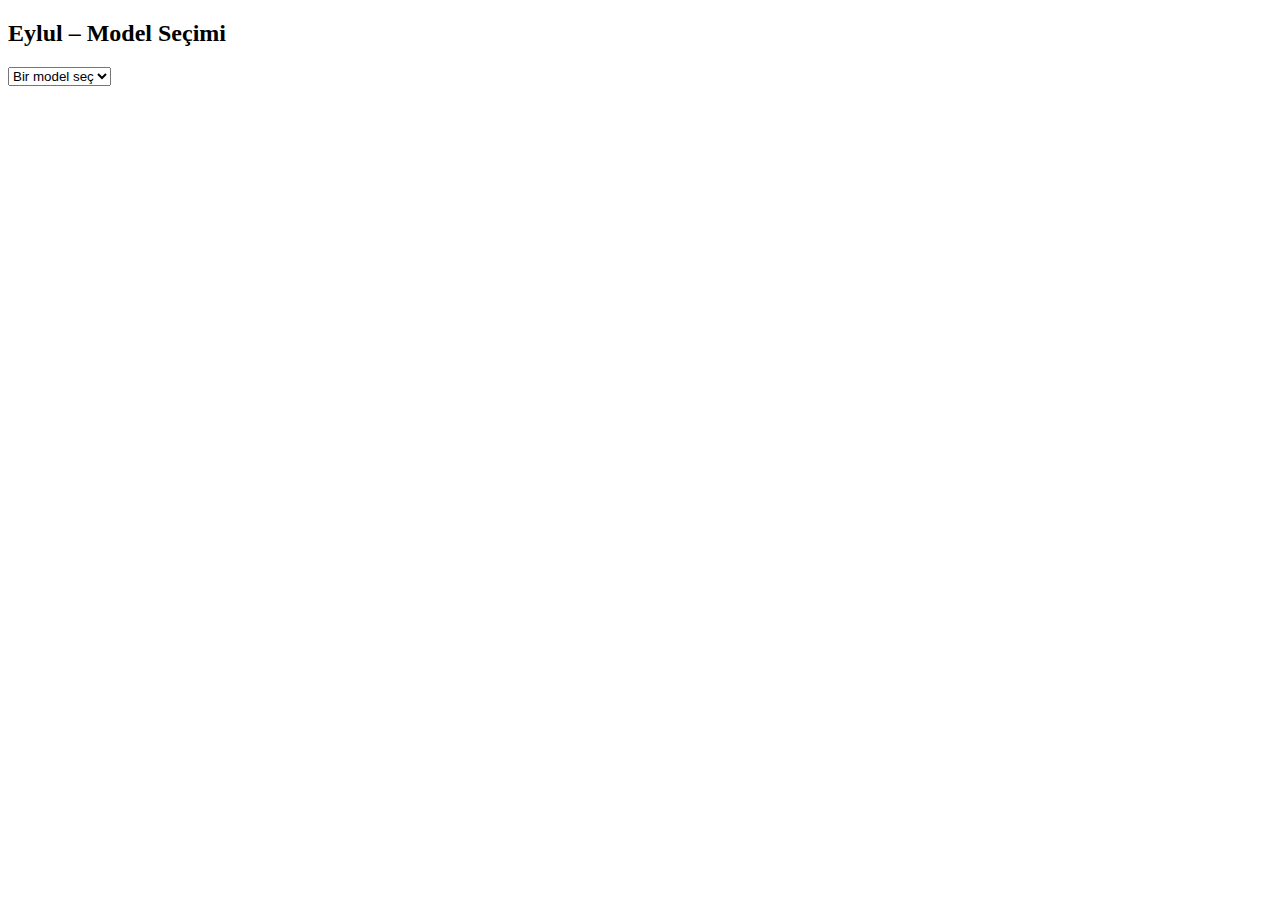
<file: eylul/index.html>
<!doctype html>
<html lang="tr">
<head>
  <meta charset="utf-8">
  <title>Eylul Bölümü</title>
</head>
<body>

<h2>Eylul – Model Seçimi</h2>

<select id="modelSelect">
  <option value="">Bir model seç</option>
  <option value="opens-1">OpenS 1</option>
  <option value="opens-2">OpenS 2</option>
  <option value="opens-3">OpenS 3</option>
</select>

<p id="result"></p>

<script>
  const select = document.getElementById("modelSelect");
  const result = document.getElementById("result");

  select.addEventListener("change", () => {
    result.textContent = "Seçilen model: " + select.value;
  });
</script>

</body>
</html>
</file>
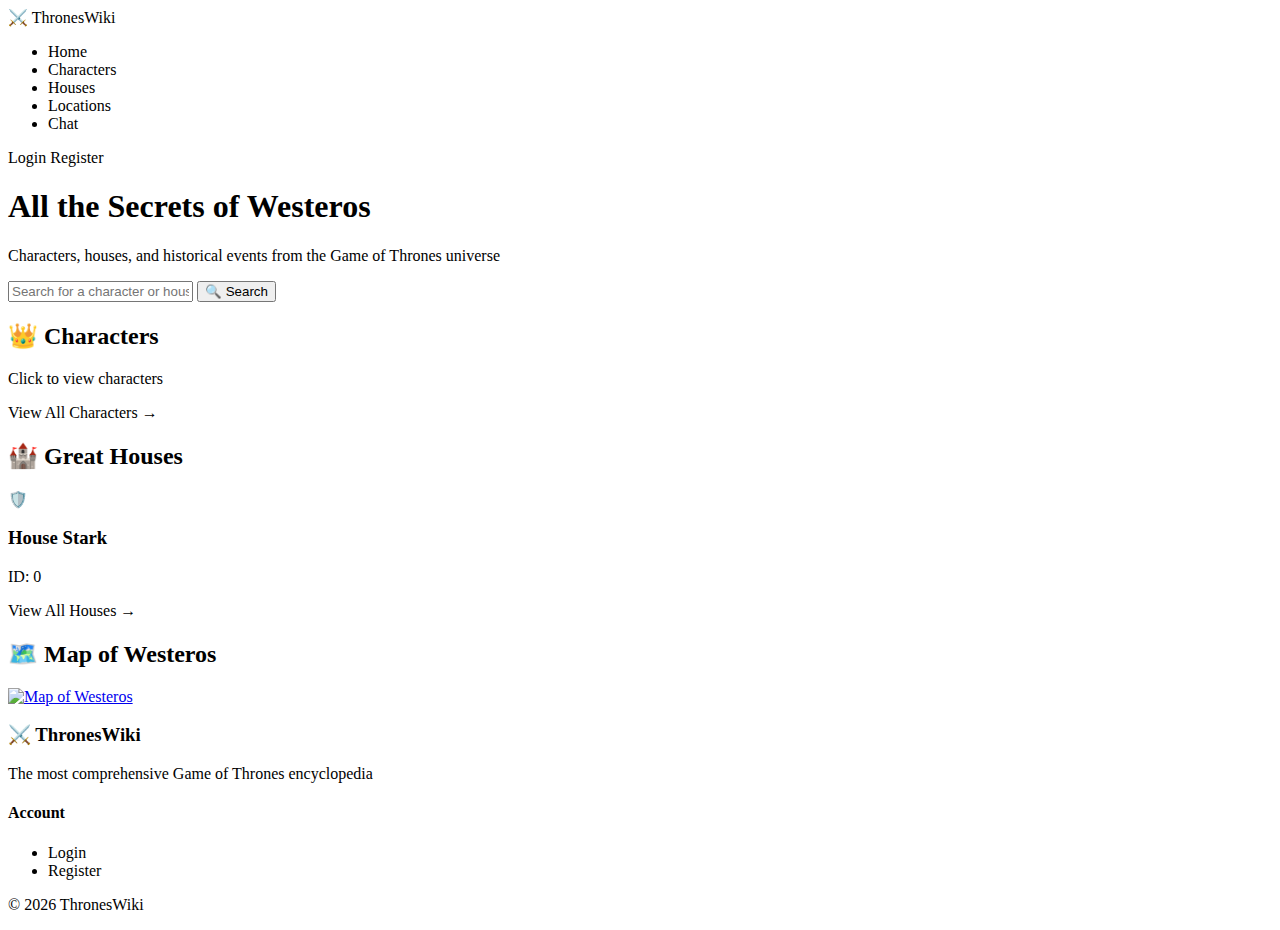
<file: gotwiki/target/classes/templates/index.html>
<!DOCTYPE html>
<html lang="en" xmlns:th="http://www.thymeleaf.org">
<head>
    <meta charset="UTF-8">
    <title>ThronesWiki - Game of Thrones Encyclopedia</title>

    <link rel="stylesheet" th:href="@{/style.css}">
    <link rel="stylesheet" th:href="@{/chatbot.css}">
    <link href="https://fonts.googleapis.com/css2?family=Cinzel:wght@400;600;700&family=Lato:wght@300;400;700&display=swap" rel="stylesheet">
</head>
<body>

<!-- NAVBAR -->
<nav class="navbar">
    <div class="nav-container">
        <a th:href="@{/}" class="logo">
            <span class="logo-icon">⚔️</span>
            <span class="logo-text">ThronesWiki</span>
        </a>

        <ul class="nav-links">
            <li><a th:href="@{/}" class="active">Home</a></li>
            <li><a th:href="@{/characters}">Characters</a></li>
            <li><a th:href="@{/houses}">Houses</a></li>
            <li><a th:href="@{/regions}">Locations</a></li>
            <li><a th:href="@{/chat}">Chat</a></li>
        </ul>

        <div class="nav-auth">
            <a th:href="@{/login}" class="btn btn-outline">Login</a>
            <a th:href="@{/register}" class="btn btn-primary">Register</a>
        </div>
    </div>
</nav>

<!-- HERO -->
<header class="hero">
    <div class="hero-overlay"></div>
    <div class="hero-content">
        <h1 class="hero-title">All the Secrets of Westeros</h1>
        <p class="hero-subtitle">
            Characters, houses, and historical events from the Game of Thrones universe
        </p>

        <div class="search-box">
            <input type="text" placeholder="Search for a character or house..." class="search-input">
            <button class="search-btn">🔍 Search</button>
        </div>
    </div>
</header>

<!-- MAIN -->
<main class="main-content">

    <!-- CHARACTERS -->
    <section class="section characters-section">
        <h2 class="section-title">
            <span class="title-icon">👑</span> Characters
        </h2>

        <div class="characters-grid">
            <p>Click to view characters</p>
        </div>

        <a th:href="@{/characters}" class="btn btn-secondary view-all">
            View All Characters →
        </a>
    </section>

    <!-- HOUSES -->
    <section class="section houses-section">
        <h2 class="section-title">
            <span class="title-icon">🏰</span> Great Houses
        </h2>

        <div class="houses-grid">
            <div class="house-card" th:each="house : ${houses}">
                <div class="house-sigil">🛡️</div>
                <h3 class="house-name" th:text="${house.name}">House Stark</h3>
                <p class="house-motto" th:text="${house.great} ? 'Great House' : 'Minor House'"></p>
                <p class="house-seat">ID: <span th:text="${house.id}">0</span></p>
            </div>
        </div>

        <a th:href="@{/houses}" class="btn btn-secondary view-all">
            View All Houses →
        </a>
    </section>

    <!-- LOCATIONS -->
    <section class="section locations-section">
        <h2 class="section-title">
            <span class="title-icon">🗺️</span> Map of Westeros
        </h2>

        <a href="https://quartermaester.info/" target="_blank">
            <img th:src="@{/images/westeros-map.webp}" alt="Map of Westeros">
        </a>
    </section>

</main>

<!-- FOOTER -->
<footer class="footer">
    <div class="footer-content">
        <div class="footer-section">
            <h3>⚔️ ThronesWiki</h3>
            <p>The most comprehensive Game of Thrones encyclopedia</p>
        </div>

        <div class="footer-section">
            <h4>Account</h4>
            <ul>
                <li><a th:href="@{/login}">Login</a></li>
                <li><a th:href="@{/register}">Register</a></li>
            </ul>
        </div>
    </div>

    <div class="footer-bottom">
        <p>© 2026 ThronesWiki</p>
    </div>
</footer>

<script th:src="@{/app.js}"></script>
<script th:src="@{/chatbot.js}"></script>

</body>
</html>
</file>
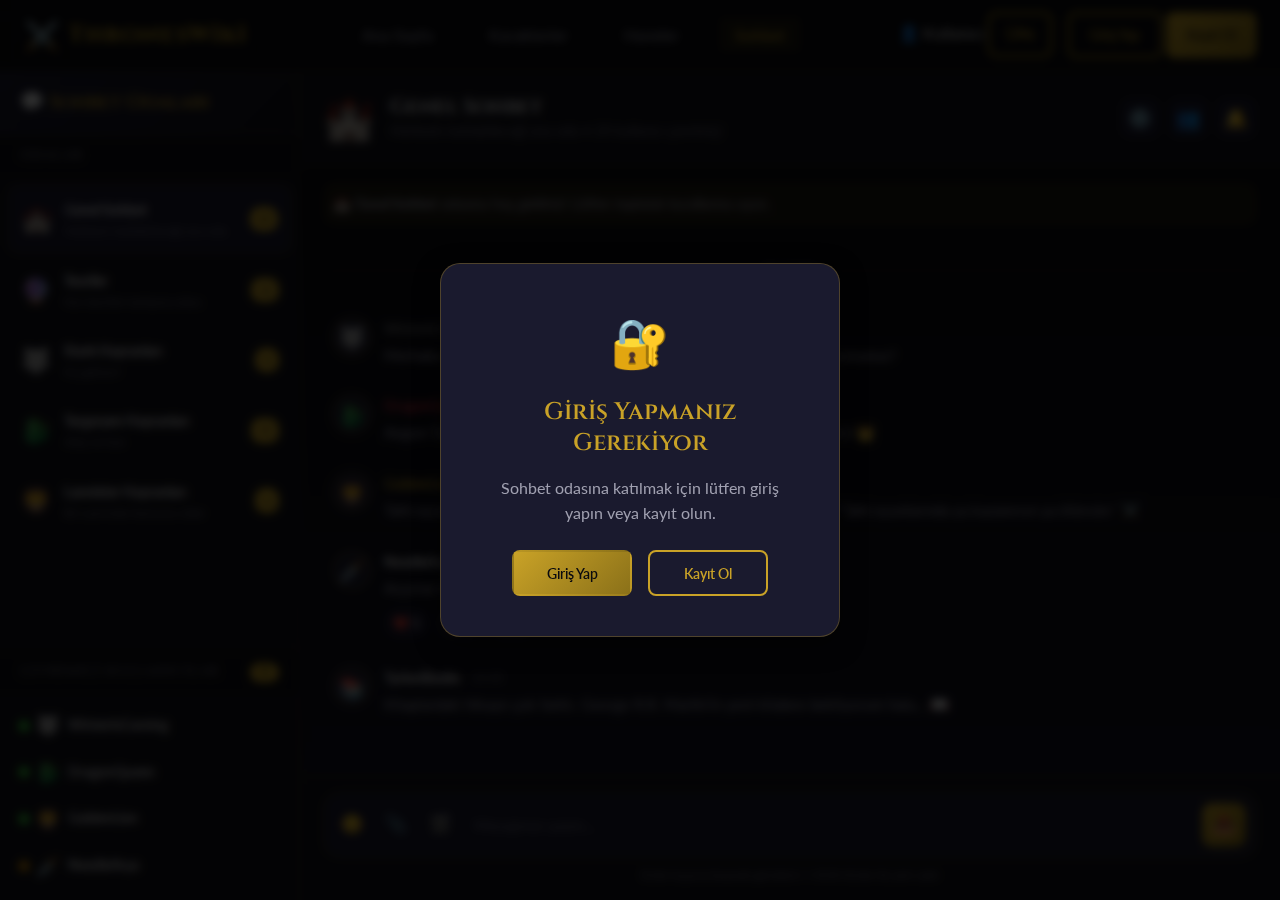
<file: eylul/chat.html>
<!DOCTYPE html>
<html lang="tr" xmlns:th="http://www.thymeleaf.org">
<head>
    <meta charset="UTF-8">
    <meta name="viewport" content="width=device-width, initial-scale=1.0">
    <title>Sohbet - ThronesWiki</title>
    <link rel="stylesheet" href="./style.css">
    <link rel="stylesheet" href="./chat.css">
    <link href="https://fonts.googleapis.com/css2?family=Cinzel:wght@400;600;700&family=Lato:wght@300;400;700&display=swap" rel="stylesheet">
</head>
<body class="chat-page">
    <!-- Navigation -->
    <nav class="navbar">
        <div class="nav-container">
            <a href="index.html" class="logo">
                <span class="logo-icon">⚔️</span>
                <span class="logo-text">ThronesWiki</span>
            </a>
            <ul class="nav-links">
                <li><a href="index.html">Ana Sayfa</a></li>
                <li><a href="index.html#characters">Karakterler</a></li>
                <li><a href="index.html#houses">Haneler</a></li>
                <li><a href="chat.html" class="active">Sohbet</a></li>
            </ul>
            <div class="nav-auth">
                <!-- Thymeleaf: Giriş yapmış kullanıcı -->
                <div class="user-menu" th:if="${currentUser}">
                    <span class="user-avatar">👤</span>
                    <span class="user-name" th:text="${currentUser.username}">Kullanıcı</span>
                    <a href="/logout" class="btn btn-outline btn-sm">Çıkış</a>
                </div>
                <!-- Giriş yapmamış kullanıcı -->
                <div th:unless="${currentUser}">
                    <a href="login.html" class="btn btn-outline">Giriş Yap</a>
                    <a href="register.html" class="btn btn-primary">Kayıt Ol</a>
                </div>
            </div>
            <button class="mobile-menu-btn" id="mobileMenuBtn">☰</button>
        </div>
    </nav>

    <!-- Chat Container -->
    <main class="chat-container">
        <!-- Sidebar - Chat Rooms & Users -->
        <aside class="chat-sidebar">
            <div class="sidebar-header">
                <h2>💬 Sohbet Odaları</h2>
            </div>
            
            <!-- Chat Rooms -->
            <div class="chat-rooms">
                <h3 class="sidebar-section-title">Odalar</h3>
                <ul class="room-list">
                    <li class="room-item active" data-room="genel">
                        <span class="room-icon">🏰</span>
                        <div class="room-info">
                            <span class="room-name">Genel Sohbet</span>
                            <span class="room-desc">Herkesin katılabileceği ana oda</span>
                        </div>
                        <span class="room-badge">24</span>
                    </li>
                    <li class="room-item" data-room="teoriler">
                        <span class="room-icon">🔮</span>
                        <div class="room-info">
                            <span class="room-name">Teoriler</span>
                            <span class="room-desc">Fan teorileri tartışma odası</span>
                        </div>
                        <span class="room-badge">12</span>
                    </li>
                    <li class="room-item" data-room="stark">
                        <span class="room-icon">🐺</span>
                        <div class="room-info">
                            <span class="room-name">Stark Hayranları</span>
                            <span class="room-desc">Kış geliyor!</span>
                        </div>
                        <span class="room-badge">8</span>
                    </li>
                    <li class="room-item" data-room="targaryen">
                        <span class="room-icon">🐉</span>
                        <div class="room-info">
                            <span class="room-name">Targaryen Hayranları</span>
                            <span class="room-desc">Ateş ve Kan</span>
                        </div>
                        <span class="room-badge">15</span>
                    </li>
                    <li class="room-item" data-room="lannister">
                        <span class="room-icon">🦁</span>
                        <div class="room-info">
                            <span class="room-name">Lannister Hayranları</span>
                            <span class="room-desc">Bir Lannister borcunu öder</span>
                        </div>
                        <span class="room-badge">6</span>
                    </li>
                </ul>
            </div>

            <!-- Online Users -->
            <div class="online-users">
                <h3 class="sidebar-section-title">
                    Çevrimiçi Kullanıcılar
                    <span class="online-count">18</span>
                </h3>
                <ul class="user-list" id="onlineUsers">
                    <li class="user-item">
                        <span class="user-status online"></span>
                        <span class="user-avatar-small">🐺</span>
                        <span class="user-name">WinterIsComing</span>
                    </li>
                    <li class="user-item">
                        <span class="user-status online"></span>
                        <span class="user-avatar-small">🐉</span>
                        <span class="user-name">DragonQueen</span>
                    </li>
                    <li class="user-item">
                        <span class="user-status online"></span>
                        <span class="user-avatar-small">🦁</span>
                        <span class="user-name">GoldenLion</span>
                    </li>
                    <li class="user-item">
                        <span class="user-status away"></span>
                        <span class="user-avatar-small">🗡️</span>
                        <span class="user-name">NeedleArya</span>
                    </li>
                    <li class="user-item">
                        <span class="user-status online"></span>
                        <span class="user-avatar-small">📚</span>
                        <span class="user-name">TyrionBooks</span>
                    </li>
                </ul>
            </div>
        </aside>

        <!-- Main Chat Area -->
        <section class="chat-main">
            <!-- Chat Header -->
            <div class="chat-header">
                <div class="chat-room-info">
                    <span class="room-icon-large">🏰</span>
                    <div>
                        <h2 class="current-room-name">Genel Sohbet</h2>
                        <p class="current-room-desc">Herkesin katılabileceği ana oda • 24 kullanıcı çevrimiçi</p>
                    </div>
                </div>
                <div class="chat-actions">
                    <button class="chat-action-btn" title="Oda Ayarları">⚙️</button>
                    <button class="chat-action-btn" title="Kullanıcı Listesi" id="toggleUserList">👥</button>
                    <button class="chat-action-btn" title="Bildirimler">🔔</button>
                </div>
            </div>

            <!-- Messages Area -->
            <div class="chat-messages" id="chatMessages">
                <!-- System Message -->
                <div class="message system-message">
                    <p>🏰 <strong>Genel Sohbet</strong> odasına hoş geldiniz! Lütfen topluluk kurallarına uyun.</p>
                </div>

                <!-- Date Divider -->
                <div class="date-divider">
                    <span>Bugün</span>
                </div>

                <!-- Sample Messages -->
                <div class="message">
                    <div class="message-avatar">
                        <span>🐺</span>
                    </div>
                    <div class="message-content">
                        <div class="message-header">
                            <span class="message-author stark-user">WinterIsComing</span>
                            <span class="message-time">14:32</span>
                        </div>
                        <p class="message-text">Merhaba arkadaşlar! Jon Snow'un gerçek kimliği hakkında ne düşünüyorsunuz?</p>
                    </div>
                </div>

                <div class="message">
                    <div class="message-avatar">
                        <span>🐉</span>
                    </div>
                    <div class="message-content">
                        <div class="message-header">
                            <span class="message-author targaryen-user">DragonQueen</span>
                            <span class="message-time">14:35</span>
                        </div>
                        <p class="message-text">Aegon Targaryen! Lyanna ve Rhaegar'ın oğlu. Demir Taht'ın gerçek varisi 👑</p>
                    </div>
                </div>

                <div class="message">
                    <div class="message-avatar">
                        <span>🦁</span>
                    </div>
                    <div class="message-content">
                        <div class="message-header">
                            <span class="message-author lannister-user">GoldenLion</span>
                            <span class="message-time">14:38</span>
                        </div>
                        <p class="message-text">Taht oyunlarında önemli olan soy değil, güçtür. Cersei'nin dediği gibi: "Taht oyunlarında ya kazanırsın ya ölürsün." ⚔️</p>
                    </div>
                </div>

                <div class="message">
                    <div class="message-avatar">
                        <span>🗡️</span>
                    </div>
                    <div class="message-content">
                        <div class="message-header">
                            <span class="message-author">NeedleArya</span>
                            <span class="message-time">14:42</span>
                        </div>
                        <p class="message-text">Arya'nın Gece Kralı'nı öldürmesi en epic sahneydi! 🗡️💨</p>
                        <div class="message-reactions">
                            <span class="reaction">❤️ 5</span>
                            <span class="reaction">🔥 3</span>
                            <span class="reaction">⚔️ 2</span>
                        </div>
                    </div>
                </div>

                <div class="message">
                    <div class="message-avatar">
                        <span>📚</span>
                    </div>
                    <div class="message-content">
                        <div class="message-header">
                            <span class="message-author">TyrionBooks</span>
                            <span class="message-time">14:45</span>
                        </div>
                        <p class="message-text">Kitaplardaki hikaye çok farklı. George R.R. Martin'in yeni kitabını bekliyorum hala... 📖</p>
                    </div>
                </div>

                <div class="message typing-indicator" id="typingIndicator" style="display: none;">
                    <div class="message-avatar">
                        <span>👤</span>
                    </div>
                    <div class="message-content">
                        <div class="typing-dots">
                            <span></span>
                            <span></span>
                            <span></span>
                        </div>
                    </div>
                </div>
            </div>

            <!-- Message Input -->
            <div class="chat-input-container">
                <div class="chat-input-wrapper">
                    <button class="input-action-btn" title="Emoji">😊</button>
                    <button class="input-action-btn" title="Dosya Ekle">📎</button>
                    <button class="input-action-btn" title="GIF">🎬</button>
                    <input 
                        type="text" 
                        class="chat-input" 
                        id="messageInput" 
                        placeholder="Mesajınızı yazın..."
                        autocomplete="off"
                    >
                    <button class="send-btn" id="sendBtn" title="Gönder">
                        <span>📤</span>
                    </button>
                </div>
                <p class="input-hint">Enter tuşuna basarak gönderin • Shift+Enter ile yeni satır</p>
            </div>
        </section>

        <!-- User Profile Panel (Hidden by default) -->
        <aside class="user-profile-panel" id="userProfilePanel">
            <div class="profile-header">
                <button class="close-panel-btn" id="closeProfile">✕</button>
                <div class="profile-avatar-large">🐺</div>
                <h3 class="profile-name">WinterIsComing</h3>
                <p class="profile-title">Kuzey'in Koruyucusu</p>
            </div>
            <div class="profile-info">
                <div class="info-item">
                    <span class="info-label">Favori Hane</span>
                    <span class="info-value">🐺 Stark</span>
                </div>
                <div class="info-item">
                    <span class="info-label">Katılım Tarihi</span>
                    <span class="info-value">Ocak 2026</span>
                </div>
                <div class="info-item">
                    <span class="info-label">Mesaj Sayısı</span>
                    <span class="info-value">1,247</span>
                </div>
            </div>
            <div class="profile-actions">
                <button class="btn btn-outline btn-sm">Mesaj Gönder</button>
                <button class="btn btn-outline btn-sm">Profili Görüntüle</button>
            </div>
        </aside>
    </main>

    <!-- Login Required Modal (for non-authenticated users) -->
    <div class="modal" id="loginModal" th:unless="${currentUser}">
        <div class="modal-overlay"></div>
        <div class="modal-content">
            <div class="modal-header">
                <span class="modal-icon">🔐</span>
                <h2>Giriş Yapmanız Gerekiyor</h2>
            </div>
            <p class="modal-text">Sohbet odasına katılmak için lütfen giriş yapın veya kayıt olun.</p>
            <div class="modal-actions">
                <a href="login.html" class="btn btn-primary">Giriş Yap</a>
                <a href="register.html" class="btn btn-outline">Kayıt Ol</a>
            </div>
        </div>
    </div>

    <script src="./chat.js"></script>
</body>
</html>
</file>
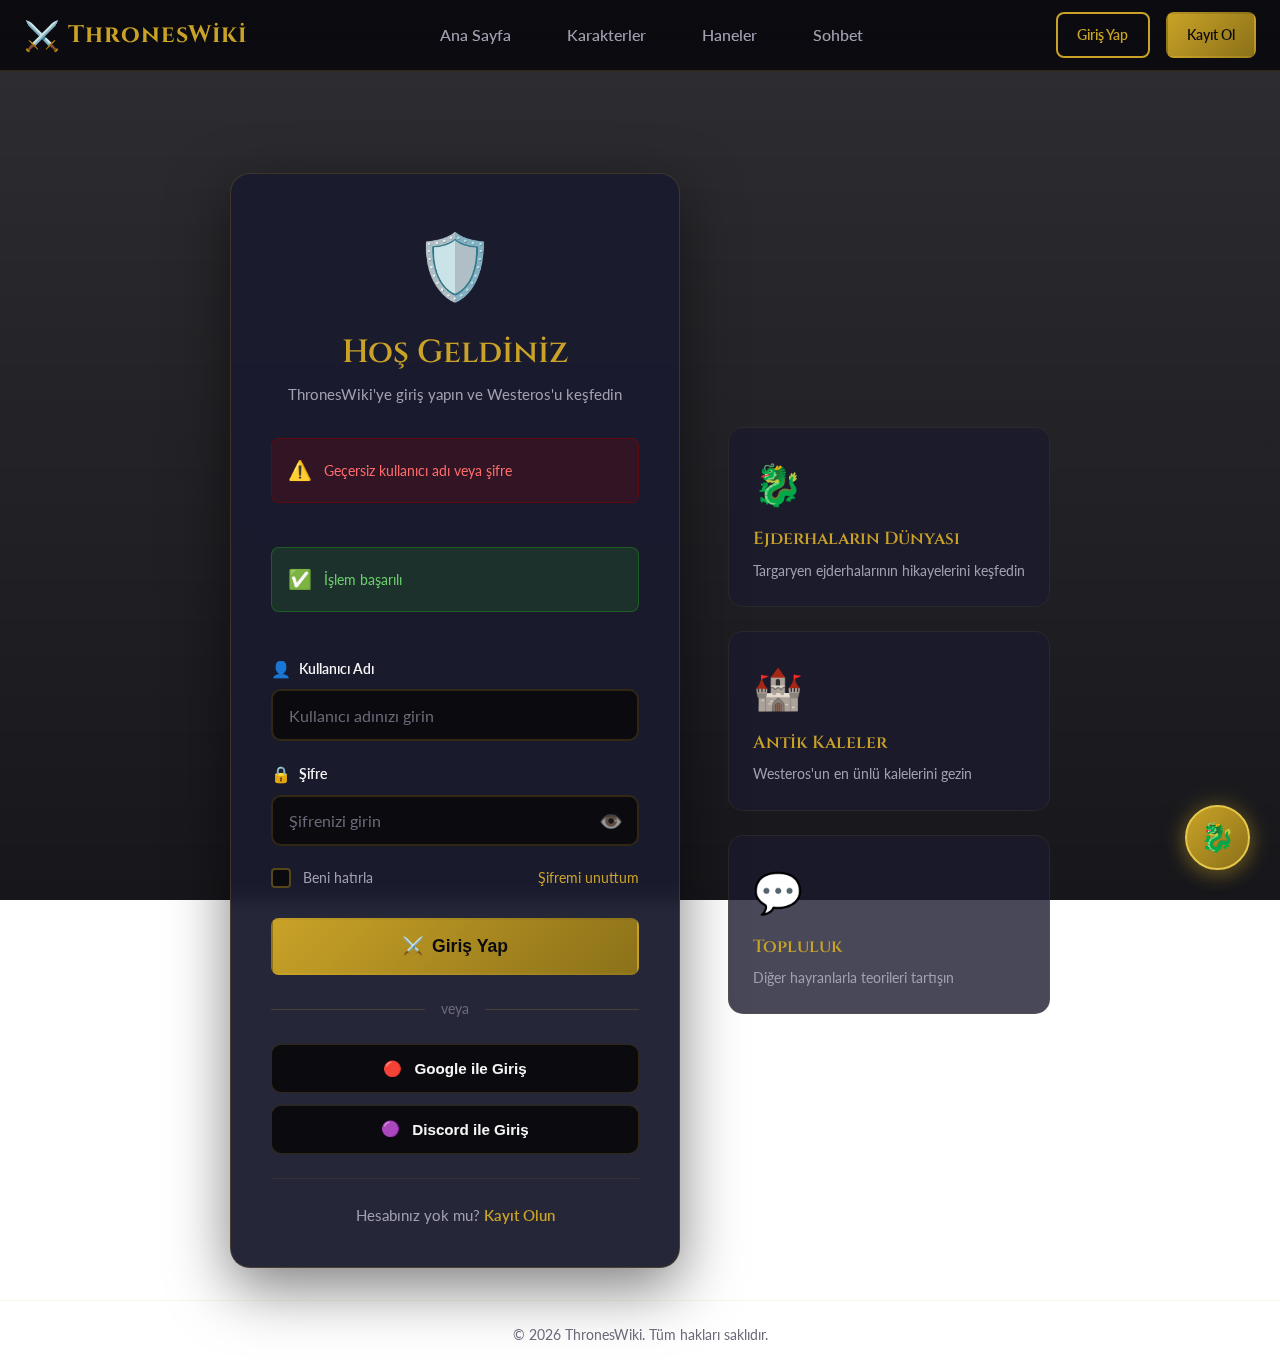
<file: eylul/login.html>
<!DOCTYPE html>
<html lang="tr" xmlns:th="http://www.thymeleaf.org">
<head>
    <meta charset="UTF-8">
    <meta name="viewport" content="width=device-width, initial-scale=1.0">
    <title>Giriş Yap - ThronesWiki</title>
    <link rel="stylesheet" href="./style.css">
    <link rel="stylesheet" href="./auth.css">
    <link rel="stylesheet" href="./chatbot.css">
    <link href="https://fonts.googleapis.com/css2?family=Cinzel:wght@400;600;700&family=Lato:wght@300;400;700&display=swap" rel="stylesheet">
</head>
<body class="auth-page">
    <!-- Navigation -->
    <nav class="navbar">
        <div class="nav-container">
            <a href="index.html" class="logo">
                <span class="logo-icon">⚔️</span>
                <span class="logo-text">ThronesWiki</span>
            </a>
            <ul class="nav-links">
                <li><a href="index.html">Ana Sayfa</a></li>
                <li><a href="index.html#characters">Karakterler</a></li>
                <li><a href="index.html#houses">Haneler</a></li>
                <li><a href="chat.html">Sohbet</a></li>
            </ul>
            <div class="nav-auth">
                <a href="login.html" class="btn btn-outline active">Giriş Yap</a>
                <a href="register.html" class="btn btn-primary">Kayıt Ol</a>
            </div>
            <button class="mobile-menu-btn" id="mobileMenuBtn">☰</button>
        </div>
    </nav>

    <!-- Auth Container -->
    <main class="auth-container">
        <div class="auth-card">
            <div class="auth-header">
                <div class="auth-icon">🛡️</div>
                <h1 class="auth-title">Hoş Geldiniz</h1>
                <p class="auth-subtitle">ThronesWiki'ye giriş yapın ve Westeros'u keşfedin</p>
            </div>

            <form class="auth-form" id="loginForm" th:action="@{/login}" method="post">
                <!-- Error Message (Thymeleaf) -->
                <div class="alert alert-error" th:if="${error}">
                    <span class="alert-icon">⚠️</span>
                    <span th:text="${error}">Geçersiz kullanıcı adı veya şifre</span>
                </div>

                <!-- Success Message -->
                <div class="alert alert-success" th:if="${message}">
                    <span class="alert-icon">✅</span>
                    <span th:text="${message}">İşlem başarılı</span>
                </div>

                <div class="form-group">
                    <label for="username" class="form-label">
                        <span class="label-icon">👤</span>
                        Kullanıcı Adı
                    </label>
                    <input 
                        type="text" 
                        id="username" 
                        name="username" 
                        class="form-input" 
                        placeholder="Kullanıcı adınızı girin"
                        required
                        autocomplete="username"
                    >
                </div>

                <div class="form-group">
                    <label for="password" class="form-label">
                        <span class="label-icon">🔒</span>
                        Şifre
                    </label>
                    <div class="password-input-wrapper">
                        <input 
                            type="password" 
                            id="password" 
                            name="password" 
                            class="form-input" 
                            placeholder="Şifrenizi girin"
                            required
                            autocomplete="current-password"
                        >
                        <button type="button" class="password-toggle" id="togglePassword">
                            👁️
                        </button>
                    </div>
                </div>

                <div class="form-options">
                    <label class="checkbox-label">
                        <input type="checkbox" name="remember" class="checkbox-input">
                        <span class="checkbox-custom"></span>
                        Beni hatırla
                    </label>
                    <a href="#" class="forgot-link">Şifremi unuttum</a>
                </div>

                <button type="submit" class="btn btn-primary btn-full">
                    <span class="btn-icon">⚔️</span>
                    Giriş Yap
                </button>
            </form>

            <div class="auth-divider">
                <span>veya</span>
            </div>

            <div class="social-login">
                <button class="btn btn-social btn-google">
                    <span>🔴</span> Google ile Giriş
                </button>
                <button class="btn btn-social btn-discord">
                    <span>🟣</span> Discord ile Giriş
                </button>
            </div>

            <div class="auth-footer">
                <p>Hesabınız yok mu? <a href="register.html" class="auth-link">Kayıt Olun</a></p>
            </div>
        </div>

        <!-- Decorative Elements -->
        <div class="auth-decoration">
            <div class="decoration-card">
                <div class="decoration-icon">🐉</div>
                <h3>Ejderhaların Dünyası</h3>
                <p>Targaryen ejderhalarının hikayelerini keşfedin</p>
            </div>
            <div class="decoration-card">
                <div class="decoration-icon">🏰</div>
                <h3>Antik Kaleler</h3>
                <p>Westeros'un en ünlü kalelerini gezin</p>
            </div>
            <div class="decoration-card">
                <div class="decoration-icon">💬</div>
                <h3>Topluluk</h3>
                <p>Diğer hayranlarla teorileri tartışın</p>
            </div>
        </div>
    </main>

    <!-- Footer -->
    <footer class="auth-footer-bar">
        <p>© 2026 ThronesWiki. Tüm hakları saklıdır.</p>
    </footer>

    <script src="./auth.js"></script>
    <script src="./chatbot.js"></script>
</body>
</html>
</file>
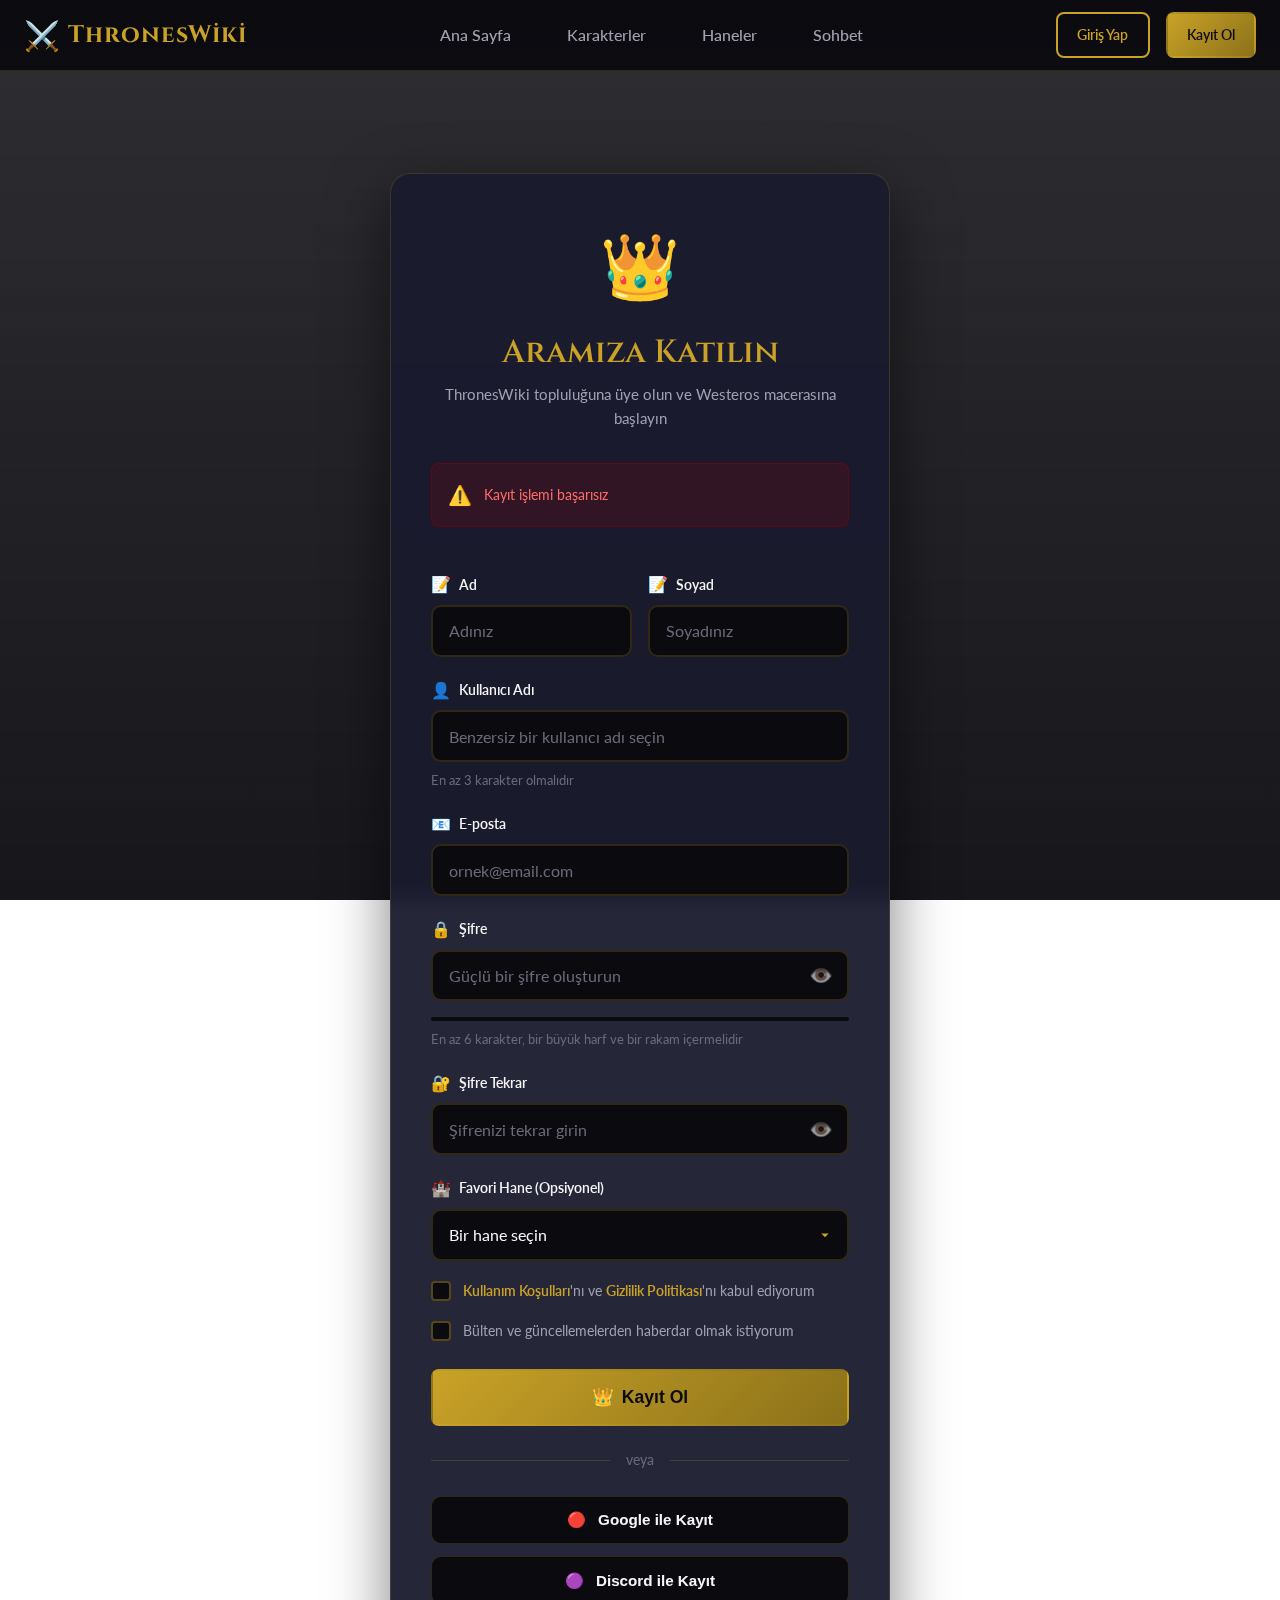
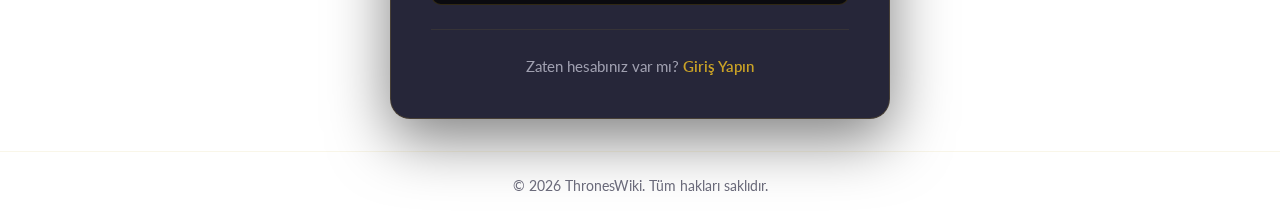
<file: eylul/register.html>
<!DOCTYPE html>
<html lang="tr" xmlns:th="http://www.thymeleaf.org">
<head>
    <meta charset="UTF-8">
    <meta name="viewport" content="width=device-width, initial-scale=1.0">
    <title>Kayıt Ol - ThronesWiki</title>
    <link rel="stylesheet" href="./style.css">
    <link rel="stylesheet" href="./auth.css">
    <link href="https://fonts.googleapis.com/css2?family=Cinzel:wght@400;600;700&family=Lato:wght@300;400;700&display=swap" rel="stylesheet">
</head>
<body class="auth-page">
    <!-- Navigation -->
    <nav class="navbar">
        <div class="nav-container">
            <a href="index.html" class="logo">
                <span class="logo-icon">⚔️</span>
                <span class="logo-text">ThronesWiki</span>
            </a>
            <ul class="nav-links">
                <li><a href="index.html">Ana Sayfa</a></li>
                <li><a href="index.html#characters">Karakterler</a></li>
                <li><a href="index.html#houses">Haneler</a></li>
                <li><a href="chat.html">Sohbet</a></li>
            </ul>
            <div class="nav-auth">
                <a href="login.html" class="btn btn-outline">Giriş Yap</a>
                <a href="register.html" class="btn btn-primary active">Kayıt Ol</a>
            </div>
            <button class="mobile-menu-btn" id="mobileMenuBtn">☰</button>
        </div>
    </nav>

    <!-- Auth Container -->
    <main class="auth-container">
        <div class="auth-card register-card">
            <div class="auth-header">
                <div class="auth-icon">👑</div>
                <h1 class="auth-title">Aramıza Katılın</h1>
                <p class="auth-subtitle">ThronesWiki topluluğuna üye olun ve Westeros macerasına başlayın</p>
            </div>

            <form class="auth-form" id="registerForm" th:action="@{/register}" method="post">
                <!-- Error Message (Thymeleaf) -->
                <div class="alert alert-error" th:if="${error}">
                    <span class="alert-icon">⚠️</span>
                    <span th:text="${error}">Kayıt işlemi başarısız</span>
                </div>

                <div class="form-row">
                    <div class="form-group">
                        <label for="firstName" class="form-label">
                            <span class="label-icon">📝</span>
                            Ad
                        </label>
                        <input 
                            type="text" 
                            id="firstName" 
                            name="firstName" 
                            class="form-input" 
                            placeholder="Adınız"
                            required
                        >
                    </div>

                    <div class="form-group">
                        <label for="lastName" class="form-label">
                            <span class="label-icon">📝</span>
                            Soyad
                        </label>
                        <input 
                            type="text" 
                            id="lastName" 
                            name="lastName" 
                            class="form-input" 
                            placeholder="Soyadınız"
                            required
                        >
                    </div>
                </div>

                <div class="form-group">
                    <label for="username" class="form-label">
                        <span class="label-icon">👤</span>
                        Kullanıcı Adı
                    </label>
                    <input 
                        type="text" 
                        id="username" 
                        name="username" 
                        class="form-input" 
                        placeholder="Benzersiz bir kullanıcı adı seçin"
                        required
                        autocomplete="username"
                    >
                    <span class="form-hint">En az 3 karakter olmalıdır</span>
                </div>

                <div class="form-group">
                    <label for="email" class="form-label">
                        <span class="label-icon">📧</span>
                        E-posta
                    </label>
                    <input 
                        type="email" 
                        id="email" 
                        name="email" 
                        class="form-input" 
                        placeholder="ornek@email.com"
                        required
                        autocomplete="email"
                    >
                </div>

                <div class="form-group">
                    <label for="password" class="form-label">
                        <span class="label-icon">🔒</span>
                        Şifre
                    </label>
                    <div class="password-input-wrapper">
                        <input 
                            type="password" 
                            id="password" 
                            name="password" 
                            class="form-input" 
                            placeholder="Güçlü bir şifre oluşturun"
                            required
                            autocomplete="new-password"
                            minlength="6"
                        >
                        <button type="button" class="password-toggle" id="togglePassword">
                            👁️
                        </button>
                    </div>
                    <div class="password-strength">
                        <div class="strength-bar" id="strengthBar"></div>
                    </div>
                    <span class="form-hint">En az 6 karakter, bir büyük harf ve bir rakam içermelidir</span>
                </div>

                <div class="form-group">
                    <label for="confirmPassword" class="form-label">
                        <span class="label-icon">🔐</span>
                        Şifre Tekrar
                    </label>
                    <div class="password-input-wrapper">
                        <input 
                            type="password" 
                            id="confirmPassword" 
                            name="confirmPassword" 
                            class="form-input" 
                            placeholder="Şifrenizi tekrar girin"
                            required
                            autocomplete="new-password"
                        >
                        <button type="button" class="password-toggle" id="toggleConfirmPassword">
                            👁️
                        </button>
                    </div>
                </div>

                <div class="form-group">
                    <label for="favoriteHouse" class="form-label">
                        <span class="label-icon">🏰</span>
                        Favori Hane (Opsiyonel)
                    </label>
                    <select id="favoriteHouse" name="favoriteHouse" class="form-select">
                        <option value="">Bir hane seçin</option>
                        <option value="stark">🐺 Stark Hanesi</option>
                        <option value="lannister">🦁 Lannister Hanesi</option>
                        <option value="targaryen">🐉 Targaryen Hanesi</option>
                        <option value="baratheon">🦌 Baratheon Hanesi</option>
                        <option value="greyjoy">🦑 Greyjoy Hanesi</option>
                        <option value="tyrell">🌹 Tyrell Hanesi</option>
                        <option value="martell">☀️ Martell Hanesi</option>
                        <option value="arryn">🦅 Arryn Hanesi</option>
                    </select>
                </div>

                <div class="form-options">
                    <label class="checkbox-label">
                        <input type="checkbox" name="terms" class="checkbox-input" required>
                        <span class="checkbox-custom"></span>
                        <span>
                            <a href="#" class="auth-link">Kullanım Koşulları</a>'nı ve 
                            <a href="#" class="auth-link">Gizlilik Politikası</a>'nı kabul ediyorum
                        </span>
                    </label>
                </div>

                <div class="form-options">
                    <label class="checkbox-label">
                        <input type="checkbox" name="newsletter" class="checkbox-input">
                        <span class="checkbox-custom"></span>
                        Bülten ve güncellemelerden haberdar olmak istiyorum
                    </label>
                </div>

                <button type="submit" class="btn btn-primary btn-full">
                    <span class="btn-icon">👑</span>
                    Kayıt Ol
                </button>
            </form>

            <div class="auth-divider">
                <span>veya</span>
            </div>

            <div class="social-login">
                <button class="btn btn-social btn-google">
                    <span>🔴</span> Google ile Kayıt
                </button>
                <button class="btn btn-social btn-discord">
                    <span>🟣</span> Discord ile Kayıt
                </button>
            </div>

            <div class="auth-footer">
                <p>Zaten hesabınız var mı? <a href="login.html" class="auth-link">Giriş Yapın</a></p>
            </div>
        </div>
    </main>

    <!-- Footer -->
    <footer class="auth-footer-bar">
        <p>© 2026 ThronesWiki. Tüm hakları saklıdır.</p>
    </footer>

    <script src="./auth.js"></script>
</body>
</html>
</file>
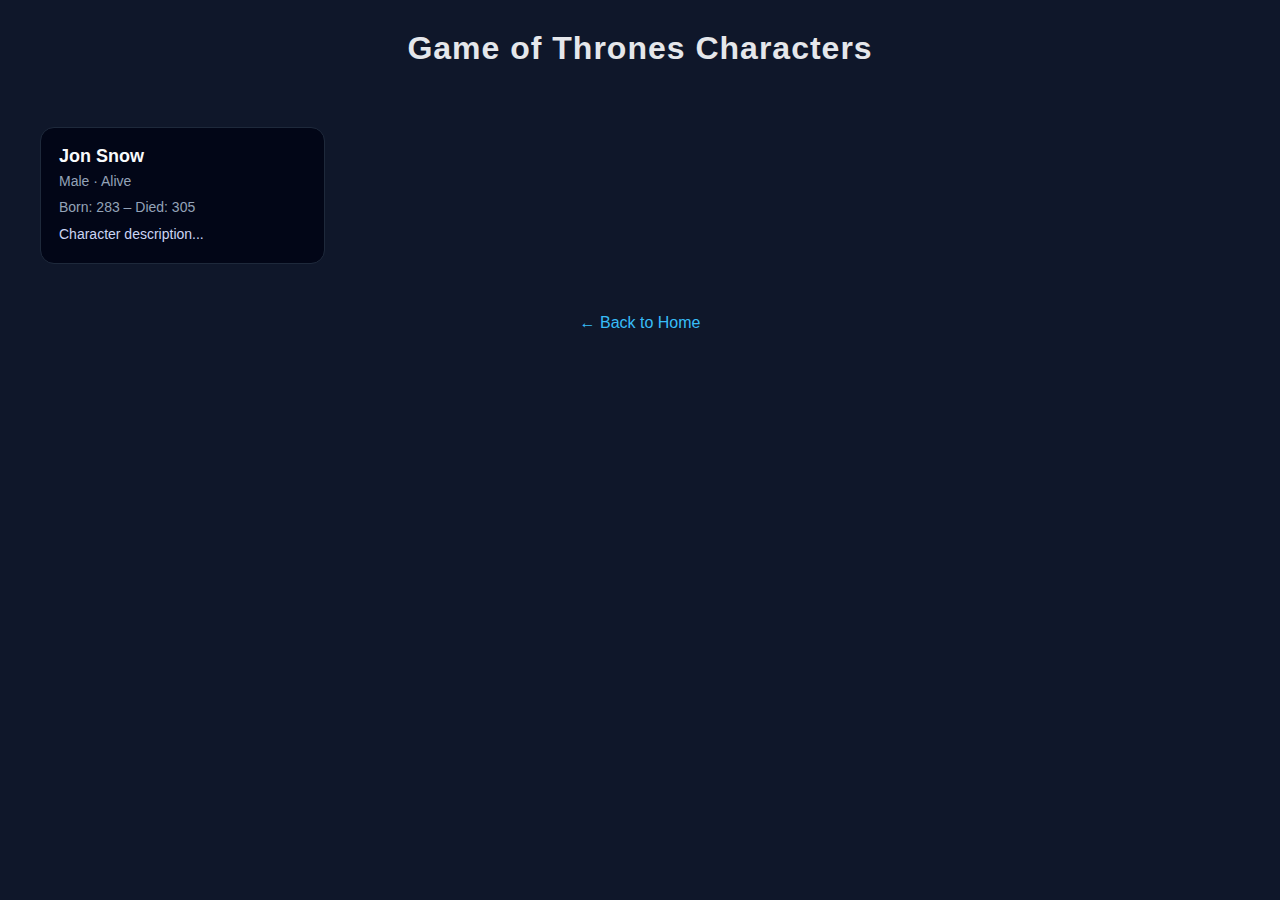
<file: gotwiki/target/classes/templates/characters.html>
<!DOCTYPE html>
<html lang="en" xmlns:th="http://www.thymeleaf.org">
<head>
    <meta charset="UTF-8">
    <title>Characters | ThronesWiki</title>

    <style>
        body {
            margin: 0;
            background: #0f172a;
            font-family: 'Segoe UI', sans-serif;
            color: #e5e7eb;
        }

        h1 {
            text-align: center;
            margin: 30px 0;
            letter-spacing: 1px;
        }

        .grid {
            display: grid;
            grid-template-columns: repeat(auto-fill, minmax(260px, 1fr));
            gap: 20px;
            padding: 30px;
            max-width: 1200px;
            margin: auto;
        }

        .card {
            background: linear-gradient(145deg, #020617, #020617);
            border: 1px solid #1e293b;
            border-radius: 14px;
            padding: 18px;
            transition: all 0.25s ease;
            cursor: pointer;
        }

        .card:hover {
            transform: translateY(-6px);
            border-color: #38bdf8;
            box-shadow: 0 0 18px rgba(56,189,248,0.15);
        }

        .name {
            font-size: 18px;
            font-weight: 600;
            margin-bottom: 6px;
            color: #f8fafc;
        }

        .meta {
            font-size: 14px;
            color: #94a3b8;
            margin-bottom: 10px;
        }

        .desc {
            font-size: 14px;
            color: #cbd5f5;
            line-height: 1.4;
            max-height: 80px;
            overflow: hidden;
        }

        a {
            text-decoration: none;
            color: inherit;
        }

        .back {
            display: block;
            text-align: center;
            margin: 20px 0 40px;
            color: #38bdf8;
        }
    </style>
</head>

<body>

<h1>Game of Thrones Characters</h1>

<div class="grid">
    <a th:each="p : ${persons}"
       th:href="@{/persons/{id}(id=${p.id})}">
        <div class="card">
            <div class="name" th:text="${p.fullName}">
                Jon Snow
            </div>

            <div class="meta">
                <span th:text="${p.sex}">Male</span> ·
                <span th:text="${p.status}">Alive</span>
            </div>

            <div class="meta" th:if="${p.bornYear != null}">
                Born:
                <span th:text="${p.bornYear}">283</span>

                <span th:if="${p.diedYear != null}">
                    – Died:
                    <span th:text="${p.diedYear}">305</span>
                </span>
            </div>

            <div class="desc" th:text="${p.description}">
                Character description...
            </div>
        </div>
    </a>
</div>

<a href="/" class="back">← Back to Home</a>

</body>
</html>
</file>
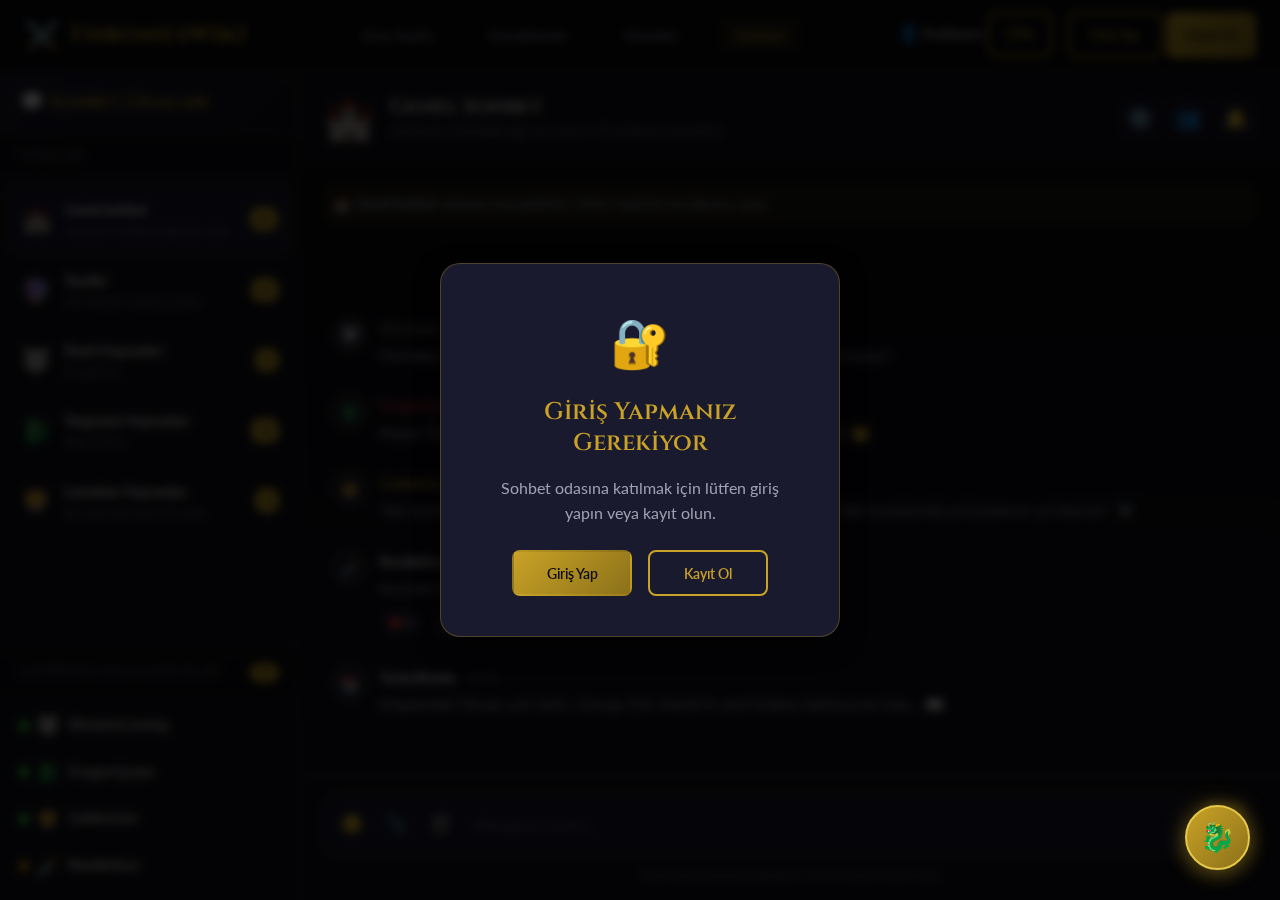
<file: gotwiki/target/classes/templates/chat.html>
<!DOCTYPE html>
<html lang="tr" xmlns:th="http://www.thymeleaf.org">
<head>
    <meta charset="UTF-8">
    <meta name="viewport" content="width=device-width, initial-scale=1.0">
    <title>Sohbet - ThronesWiki</title>
    <link rel="stylesheet" href="../static/style.css">
    <link rel="stylesheet" href="../static/chat.css">
    <link rel="stylesheet" href="../static/chatbot.css">
    <link href="https://fonts.googleapis.com/css2?family=Cinzel:wght@400;600;700&family=Lato:wght@300;400;700&display=swap" rel="stylesheet">
</head>
<body class="chat-page">
    <!-- Navigation -->
    <nav class="navbar">
        <div class="nav-container">
            <a href="index.html" class="logo">
                <span class="logo-icon">⚔️</span>
                <span class="logo-text">ThronesWiki</span>
            </a>
            <ul class="nav-links">
                <li><a href="index.html">Ana Sayfa</a></li>
                <li><a href="index.html#characters">Karakterler</a></li>
                <li><a href="index.html#houses">Haneler</a></li>
                <li><a href="chat.html" class="active">Sohbet</a></li>
            </ul>
            <div class="nav-auth">
                <!-- Thymeleaf: Giriş yapmış kullanıcı -->
                <div class="user-menu" th:if="${currentUser}">
                    <span class="user-avatar">👤</span>
                    <span class="user-name" th:text="${currentUser.username}">Kullanıcı</span>
                    <a href="/logout" class="btn btn-outline btn-sm">Çıkış</a>
                </div>
                <!-- Giriş yapmamış kullanıcı -->
                <div th:unless="${currentUser}">
                    <a href="login.html" class="btn btn-outline">Giriş Yap</a>
                    <a href="register.html" class="btn btn-primary">Kayıt Ol</a>
                </div>
            </div>
            <button class="mobile-menu-btn" id="mobileMenuBtn">☰</button>
        </div>
    </nav>

    <!-- Chat Container -->
    <main class="chat-container">
        <!-- Sidebar - Chat Rooms & Users -->
        <aside class="chat-sidebar">
            <div class="sidebar-header">
                <h2>💬 Sohbet Odaları</h2>
            </div>
            
            <!-- Chat Rooms -->
            <div class="chat-rooms">
                <h3 class="sidebar-section-title">Odalar</h3>
                <ul class="room-list">
                    <li class="room-item active" data-room="genel">
                        <span class="room-icon">🏰</span>
                        <div class="room-info">
                            <span class="room-name">Genel Sohbet</span>
                            <span class="room-desc">Herkesin katılabileceği ana oda</span>
                        </div>
                        <span class="room-badge">24</span>
                    </li>
                    <li class="room-item" data-room="teoriler">
                        <span class="room-icon">🔮</span>
                        <div class="room-info">
                            <span class="room-name">Teoriler</span>
                            <span class="room-desc">Fan teorileri tartışma odası</span>
                        </div>
                        <span class="room-badge">12</span>
                    </li>
                    <li class="room-item" data-room="stark">
                        <span class="room-icon">🐺</span>
                        <div class="room-info">
                            <span class="room-name">Stark Hayranları</span>
                            <span class="room-desc">Kış geliyor!</span>
                        </div>
                        <span class="room-badge">8</span>
                    </li>
                    <li class="room-item" data-room="targaryen">
                        <span class="room-icon">🐉</span>
                        <div class="room-info">
                            <span class="room-name">Targaryen Hayranları</span>
                            <span class="room-desc">Ateş ve Kan</span>
                        </div>
                        <span class="room-badge">15</span>
                    </li>
                    <li class="room-item" data-room="lannister">
                        <span class="room-icon">🦁</span>
                        <div class="room-info">
                            <span class="room-name">Lannister Hayranları</span>
                            <span class="room-desc">Bir Lannister borcunu öder</span>
                        </div>
                        <span class="room-badge">6</span>
                    </li>
                </ul>
            </div>

            <!-- Online Users -->
            <div class="online-users">
                <h3 class="sidebar-section-title">
                    Çevrimiçi Kullanıcılar
                    <span class="online-count">18</span>
                </h3>
                <ul class="user-list" id="onlineUsers">
                    <li class="user-item">
                        <span class="user-status online"></span>
                        <span class="user-avatar-small">🐺</span>
                        <span class="user-name">WinterIsComing</span>
                    </li>
                    <li class="user-item">
                        <span class="user-status online"></span>
                        <span class="user-avatar-small">🐉</span>
                        <span class="user-name">DragonQueen</span>
                    </li>
                    <li class="user-item">
                        <span class="user-status online"></span>
                        <span class="user-avatar-small">🦁</span>
                        <span class="user-name">GoldenLion</span>
                    </li>
                    <li class="user-item">
                        <span class="user-status away"></span>
                        <span class="user-avatar-small">🗡️</span>
                        <span class="user-name">NeedleArya</span>
                    </li>
                    <li class="user-item">
                        <span class="user-status online"></span>
                        <span class="user-avatar-small">📚</span>
                        <span class="user-name">TyrionBooks</span>
                    </li>
                </ul>
            </div>
        </aside>

        <!-- Main Chat Area -->
        <section class="chat-main">
            <!-- Chat Header -->
            <div class="chat-header">
                <div class="chat-room-info">
                    <span class="room-icon-large">🏰</span>
                    <div>
                        <h2 class="current-room-name">Genel Sohbet</h2>
                        <p class="current-room-desc">Herkesin katılabileceği ana oda • 24 kullanıcı çevrimiçi</p>
                    </div>
                </div>
                <div class="chat-actions">
                    <button class="chat-action-btn" title="Oda Ayarları">⚙️</button>
                    <button class="chat-action-btn" title="Kullanıcı Listesi" id="toggleUserList">👥</button>
                    <button class="chat-action-btn" title="Bildirimler">🔔</button>
                </div>
            </div>

            <!-- Messages Area -->
            <div class="chat-messages" id="chatMessages">
                <!-- System Message -->
                <div class="message system-message">
                    <p>🏰 <strong>Genel Sohbet</strong> odasına hoş geldiniz! Lütfen topluluk kurallarına uyun.</p>
                </div>

                <!-- Date Divider -->
                <div class="date-divider">
                    <span>Bugün</span>
                </div>

                <!-- Sample Messages -->
                <div class="message">
                    <div class="message-avatar">
                        <span>🐺</span>
                    </div>
                    <div class="message-content">
                        <div class="message-header">
                            <span class="message-author stark-user">WinterIsComing</span>
                            <span class="message-time">14:32</span>
                        </div>
                        <p class="message-text">Merhaba arkadaşlar! Jon Snow'un gerçek kimliği hakkında ne düşünüyorsunuz?</p>
                    </div>
                </div>

                <div class="message">
                    <div class="message-avatar">
                        <span>🐉</span>
                    </div>
                    <div class="message-content">
                        <div class="message-header">
                            <span class="message-author targaryen-user">DragonQueen</span>
                            <span class="message-time">14:35</span>
                        </div>
                        <p class="message-text">Aegon Targaryen! Lyanna ve Rhaegar'ın oğlu. Demir Taht'ın gerçek varisi 👑</p>
                    </div>
                </div>

                <div class="message">
                    <div class="message-avatar">
                        <span>🦁</span>
                    </div>
                    <div class="message-content">
                        <div class="message-header">
                            <span class="message-author lannister-user">GoldenLion</span>
                            <span class="message-time">14:38</span>
                        </div>
                        <p class="message-text">Taht oyunlarında önemli olan soy değil, güçtür. Cersei'nin dediği gibi: "Taht oyunlarında ya kazanırsın ya ölürsün." ⚔️</p>
                    </div>
                </div>

                <div class="message">
                    <div class="message-avatar">
                        <span>🗡️</span>
                    </div>
                    <div class="message-content">
                        <div class="message-header">
                            <span class="message-author">NeedleArya</span>
                            <span class="message-time">14:42</span>
                        </div>
                        <p class="message-text">Arya'nın Gece Kralı'nı öldürmesi en epic sahneydi! 🗡️💨</p>
                        <div class="message-reactions">
                            <span class="reaction">❤️ 5</span>
                            <span class="reaction">🔥 3</span>
                            <span class="reaction">⚔️ 2</span>
                        </div>
                    </div>
                </div>

                <div class="message">
                    <div class="message-avatar">
                        <span>📚</span>
                    </div>
                    <div class="message-content">
                        <div class="message-header">
                            <span class="message-author">TyrionBooks</span>
                            <span class="message-time">14:45</span>
                        </div>
                        <p class="message-text">Kitaplardaki hikaye çok farklı. George R.R. Martin'in yeni kitabını bekliyorum hala... 📖</p>
                    </div>
                </div>

                <div class="message typing-indicator" id="typingIndicator" style="display: none;">
                    <div class="message-avatar">
                        <span>👤</span>
                    </div>
                    <div class="message-content">
                        <div class="typing-dots">
                            <span></span>
                            <span></span>
                            <span></span>
                        </div>
                    </div>
                </div>
            </div>

            <!-- Message Input -->
            <div class="chat-input-container">
                <div class="chat-input-wrapper">
                    <button class="input-action-btn" title="Emoji">😊</button>
                    <button class="input-action-btn" title="Dosya Ekle">📎</button>
                    <button class="input-action-btn" title="GIF">🎬</button>
                    <input 
                        type="text" 
                        class="chat-input" 
                        id="messageInput" 
                        placeholder="Mesajınızı yazın..."
                        autocomplete="off"
                    >
                    <button class="send-btn" id="sendBtn" title="Gönder">
                        <span>📤</span>
                    </button>
                </div>
                <p class="input-hint">Enter tuşuna basarak gönderin • Shift+Enter ile yeni satır</p>
            </div>
        </section>

        <!-- User Profile Panel (Hidden by default) -->
        <aside class="user-profile-panel" id="userProfilePanel">
            <div class="profile-header">
                <button class="close-panel-btn" id="closeProfile">✕</button>
                <div class="profile-avatar-large">🐺</div>
                <h3 class="profile-name">WinterIsComing</h3>
                <p class="profile-title">Kuzey'in Koruyucusu</p>
            </div>
            <div class="profile-info">
                <div class="info-item">
                    <span class="info-label">Favori Hane</span>
                    <span class="info-value">🐺 Stark</span>
                </div>
                <div class="info-item">
                    <span class="info-label">Katılım Tarihi</span>
                    <span class="info-value">Ocak 2026</span>
                </div>
                <div class="info-item">
                    <span class="info-label">Mesaj Sayısı</span>
                    <span class="info-value">1,247</span>
                </div>
            </div>
            <div class="profile-actions">
                <button class="btn btn-outline btn-sm">Mesaj Gönder</button>
                <button class="btn btn-outline btn-sm">Profili Görüntüle</button>
            </div>
        </aside>
    </main>

    <!-- Login Required Modal (for non-authenticated users) -->
    <div class="modal" id="loginModal" th:unless="${currentUser}">
        <div class="modal-overlay"></div>
        <div class="modal-content">
            <div class="modal-header">
                <span class="modal-icon">🔐</span>
                <h2>Giriş Yapmanız Gerekiyor</h2>
            </div>
            <p class="modal-text">Sohbet odasına katılmak için lütfen giriş yapın veya kayıt olun.</p>
            <div class="modal-actions">
                <a href="login.html" class="btn btn-primary">Giriş Yap</a>
                <a href="register.html" class="btn btn-outline">Kayıt Ol</a>
            </div>
        </div>
    </div>

    <script src="../static/chat.js"></script>
    <script src="../static/chatbot.js"></script>
</body>
</html>
</file>
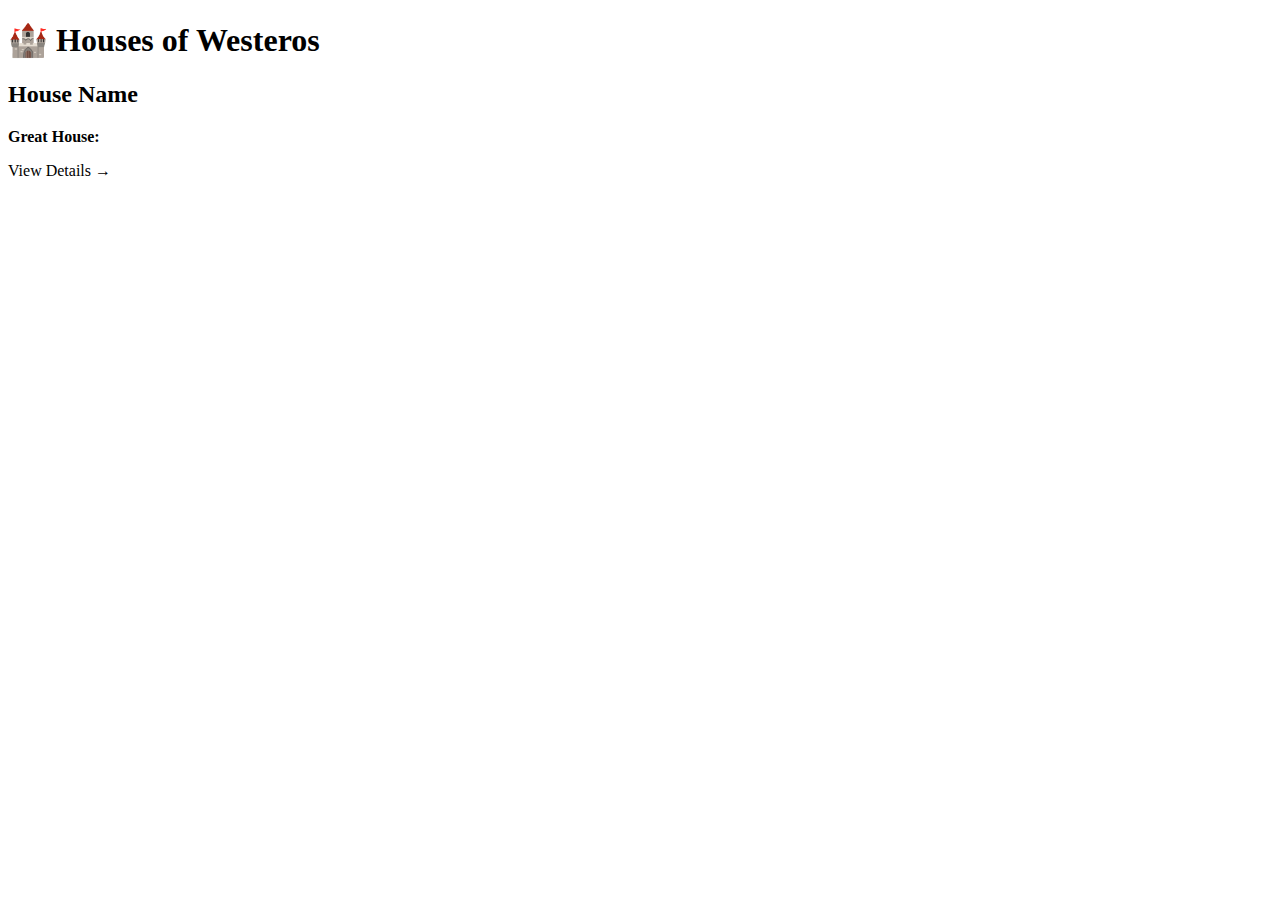
<file: gotwiki/target/classes/templates/houses.html>
<!DOCTYPE html>
<html lang="en" xmlns:th="http://www.thymeleaf.org">
<head>
    <meta charset="UTF-8">
    <title>Houses | ThronesWiki</title>
    <link rel="stylesheet" th:href="@{/style.css}">
</head>
<body>

<h1>🏰 Houses of Westeros</h1>

<div class="houses-grid">
    <div class="house-card" th:each="house : ${houses}">
        <h2 th:text="${house.name}">House Name</h2>

        <p>
            <strong>Great House:</strong>
            <span th:text="${house.great ? 'Yes' : 'No'}"></span>
        </p>

        <a th:href="@{/houses/{id}(id=${house.id})}">
            View Details →
        </a>
    </div>
</div>

</body>
</html>
</file>
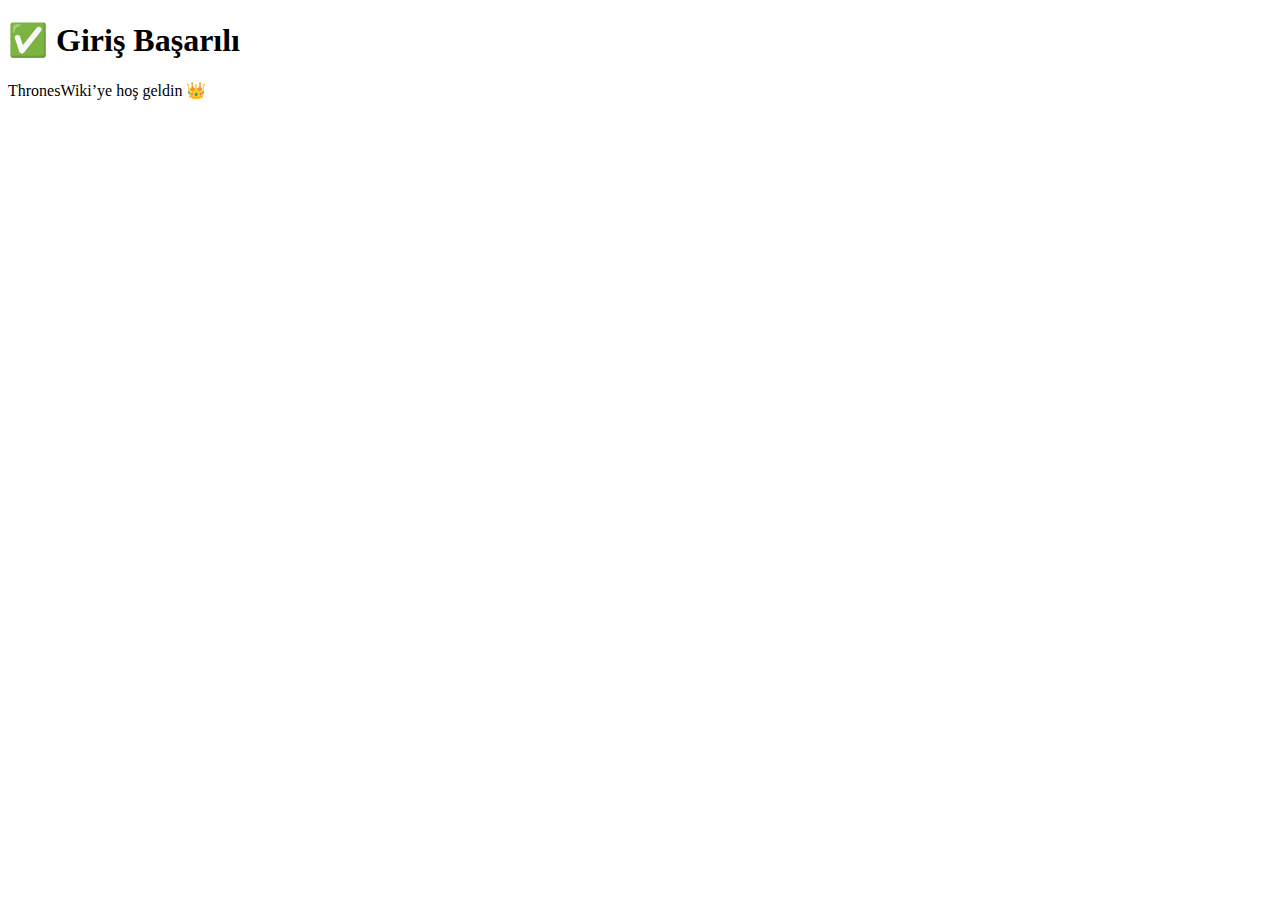
<file: gotwiki/target/classes/templates/success.html>
<!DOCTYPE html>
<html lang="tr">
<head>
    <meta charset="UTF-8">
    <title>Giriş Başarılı</title>
</head>
<body>
<h1>✅ Giriş Başarılı</h1>
<p>ThronesWiki’ye hoş geldin 👑</p>
</body>
</html>
</file>
<file: eylul/style.css>
/* =====================================================
   ThronesWiki - Game of Thrones Wiki Blog Styles
   ===================================================== */

/* CSS Variables */
:root {
    /* Dark Theme Colors */
    --bg-primary: #0a0a0f;
    --bg-secondary: #12121a;
    --bg-card: #1a1a2e;
    --bg-card-hover: #252540;
    
    /* Text Colors */
    --text-primary: #f5f5f5;
    --text-secondary: #a0a0b0;
    --text-muted: #6a6a7a;
    
    /* Accent Colors */
    --gold: #c9a227;
    --gold-light: #e6c84a;
    --gold-dark: #8b7119;
    --blood-red: #8b0000;
    --ice-blue: #6bb3d9;
    --fire-orange: #ff6b35;
    
    /* House Colors */
    --stark-grey: #4a4a4a;
    --lannister-gold: #c9a227;
    --targaryen-red: #8b0000;
    --baratheon-gold: #f4c430;
    --greyjoy-grey: #2f4f4f;
    --tyrell-green: #228b22;
    
    /* Shadows & Effects */
    --shadow-sm: 0 2px 4px rgba(0, 0, 0, 0.3);
    --shadow-md: 0 4px 12px rgba(0, 0, 0, 0.4);
    --shadow-lg: 0 8px 24px rgba(0, 0, 0, 0.5);
    --shadow-gold: 0 0 20px rgba(201, 162, 39, 0.3);
    
    /* Spacing */
    --spacing-xs: 0.5rem;
    --spacing-sm: 1rem;
    --spacing-md: 1.5rem;
    --spacing-lg: 2rem;
    --spacing-xl: 3rem;
    
    /* Border Radius */
    --radius-sm: 4px;
    --radius-md: 8px;
    --radius-lg: 12px;
    --radius-xl: 20px;
    
    /* Transitions */
    --transition-fast: 0.2s ease;
    --transition-normal: 0.3s ease;
}

/* Reset & Base Styles */
*,
*::before,
*::after {
    margin: 0;
    padding: 0;
    box-sizing: border-box;
}

html {
    scroll-behavior: smooth;
}

body {
    font-family: 'Lato', -apple-system, BlinkMacSystemFont, 'Segoe UI', sans-serif;
    background-color: var(--bg-primary);
    color: var(--text-primary);
    line-height: 1.6;
    min-height: 100vh;
}

a {
    text-decoration: none;
    color: inherit;
    transition: var(--transition-fast);
}

img {
    max-width: 100%;
    height: auto;
}

/* Typography */
h1, h2, h3, h4, h5, h6 {
    font-family: 'Cinzel', serif;
    font-weight: 600;
    line-height: 1.3;
    color: var(--text-primary);
}

/* =====================================================
   Navigation
   ===================================================== */
.navbar {
    position: fixed;
    top: 0;
    left: 0;
    right: 0;
    background: linear-gradient(180deg, rgba(10, 10, 15, 0.98) 0%, rgba(10, 10, 15, 0.95) 100%);
    backdrop-filter: blur(10px);
    z-index: 1000;
    border-bottom: 1px solid rgba(201, 162, 39, 0.2);
}

.nav-container {
    max-width: 1400px;
    margin: 0 auto;
    padding: 0 var(--spacing-md);
    display: flex;
    align-items: center;
    justify-content: space-between;
    height: 70px;
}

.logo {
    display: flex;
    align-items: center;
    gap: var(--spacing-xs);
}

.logo-icon {
    font-size: 1.8rem;
}

.logo-text {
    font-family: 'Cinzel', serif;
    font-size: 1.5rem;
    font-weight: 700;
    color: var(--gold);
    letter-spacing: 1px;
}

.nav-links {
    display: flex;
    list-style: none;
    gap: var(--spacing-md);
}

.nav-links a {
    color: var(--text-secondary);
    font-weight: 500;
    padding: var(--spacing-xs) var(--spacing-sm);
    border-radius: var(--radius-sm);
    transition: var(--transition-fast);
}

.nav-links a:hover,
.nav-links a.active {
    color: var(--gold);
    background: rgba(201, 162, 39, 0.1);
}

.nav-auth {
    display: flex;
    gap: var(--spacing-sm);
}

.mobile-menu-btn {
    display: none;
    background: none;
    border: none;
    color: var(--gold);
    font-size: 1.5rem;
    cursor: pointer;
}

/* Buttons */
.btn {
    display: inline-flex;
    align-items: center;
    justify-content: center;
    padding: 0.6rem 1.2rem;
    font-size: 0.9rem;
    font-weight: 600;
    border-radius: var(--radius-md);
    cursor: pointer;
    transition: var(--transition-normal);
    border: 2px solid transparent;
}

.btn-primary {
    background: linear-gradient(135deg, var(--gold) 0%, var(--gold-dark) 100%);
    color: var(--bg-primary);
}

.btn-primary:hover {
    background: linear-gradient(135deg, var(--gold-light) 0%, var(--gold) 100%);
    box-shadow: var(--shadow-gold);
    transform: translateY(-2px);
}

.btn-outline {
    background: transparent;
    border-color: var(--gold);
    color: var(--gold);
}

.btn-outline:hover {
    background: var(--gold);
    color: var(--bg-primary);
}

.btn-secondary {
    background: var(--bg-card);
    border-color: var(--gold);
    color: var(--gold);
}

.btn-secondary:hover {
    background: var(--gold);
    color: var(--bg-primary);
}

/* =====================================================
   Hero Section
   ===================================================== */
.hero {
    position: relative;
    min-height: 70vh;
    display: flex;
    align-items: center;
    justify-content: center;
    background: linear-gradient(135deg, #0a0a0f 0%, #1a1a2e 50%, #0a0a0f 100%);
    background-image: url('https://images.unsplash.com/photo-1518709268805-4e9042af9f23?w=1920');
    background-size: cover;
    background-position: center;
    background-attachment: fixed;
    margin-top: 70px;
}

.hero-overlay {
    position: absolute;
    inset: 0;
    background: linear-gradient(
        180deg,
        rgba(10, 10, 15, 0.7) 0%,
        rgba(10, 10, 15, 0.85) 50%,
        rgba(10, 10, 15, 0.95) 100%
    );
}

.hero-content {
    position: relative;
    z-index: 1;
    text-align: center;
    padding: var(--spacing-xl);
    max-width: 800px;
}

.hero-title {
    font-size: 3.5rem;
    color: var(--gold);
    margin-bottom: var(--spacing-md);
    text-shadow: 2px 2px 8px rgba(0, 0, 0, 0.8);
    letter-spacing: 2px;
}

.hero-subtitle {
    font-size: 1.2rem;
    color: var(--text-secondary);
    margin-bottom: var(--spacing-lg);
    line-height: 1.8;
}

.search-box {
    display: flex;
    gap: var(--spacing-sm);
    max-width: 600px;
    margin: 0 auto;
}

.search-input {
    flex: 1;
    padding: 1rem 1.5rem;
    font-size: 1rem;
    background: var(--bg-card);
    border: 2px solid rgba(201, 162, 39, 0.3);
    border-radius: var(--radius-lg);
    color: var(--text-primary);
    outline: none;
    transition: var(--transition-fast);
}

.search-input::placeholder {
    color: var(--text-muted);
}

.search-input:focus {
    border-color: var(--gold);
    box-shadow: var(--shadow-gold);
}

.search-btn {
    padding: 1rem 2rem;
    background: linear-gradient(135deg, var(--gold) 0%, var(--gold-dark) 100%);
    color: var(--bg-primary);
    font-weight: 600;
    border: none;
    border-radius: var(--radius-lg);
    cursor: pointer;
    transition: var(--transition-normal);
}

.search-btn:hover {
    background: linear-gradient(135deg, var(--gold-light) 0%, var(--gold) 100%);
    transform: translateY(-2px);
}

/* =====================================================
   Main Content & Sections
   ===================================================== */
.main-content {
    max-width: 1400px;
    margin: 0 auto;
    padding: var(--spacing-xl) var(--spacing-md);
}

.section {
    margin-bottom: var(--spacing-xl);
}

.section-title {
    display: flex;
    align-items: center;
    gap: var(--spacing-sm);
    font-size: 1.8rem;
    color: var(--gold);
    margin-bottom: var(--spacing-lg);
    padding-bottom: var(--spacing-sm);
    border-bottom: 2px solid rgba(201, 162, 39, 0.3);
}

.title-icon {
    font-size: 1.5rem;
}

/* =====================================================
   Featured Articles Grid
   ===================================================== */
.featured-grid {
    display: grid;
    grid-template-columns: 2fr 1fr;
    grid-template-rows: repeat(2, 1fr);
    gap: var(--spacing-md);
    min-height: 500px;
}

.featured-card {
    background: var(--bg-card);
    border-radius: var(--radius-lg);
    overflow: hidden;
    transition: var(--transition-normal);
    border: 1px solid rgba(201, 162, 39, 0.1);
}

.featured-card:hover {
    transform: translateY(-5px);
    box-shadow: var(--shadow-lg);
    border-color: rgba(201, 162, 39, 0.3);
}

.main-featured {
    grid-row: span 2;
    display: flex;
    flex-direction: column;
}

.main-featured .card-image {
    height: 300px;
}

.card-image {
    height: 150px;
    background-size: cover;
    background-position: center;
    position: relative;
}

.card-badge {
    position: absolute;
    top: var(--spacing-sm);
    left: var(--spacing-sm);
    background: var(--blood-red);
    color: white;
    padding: 0.3rem 0.8rem;
    font-size: 0.75rem;
    font-weight: 600;
    border-radius: var(--radius-sm);
    text-transform: uppercase;
}

.card-content {
    padding: var(--spacing-md);
    flex: 1;
    display: flex;
    flex-direction: column;
}

.card-category {
    color: var(--gold);
    font-size: 0.8rem;
    font-weight: 600;
    text-transform: uppercase;
    letter-spacing: 1px;
    margin-bottom: var(--spacing-xs);
}

.card-title {
    font-size: 1.3rem;
    margin-bottom: var(--spacing-sm);
    color: var(--text-primary);
}

.main-featured .card-title {
    font-size: 1.6rem;
}

.card-excerpt {
    color: var(--text-secondary);
    font-size: 0.95rem;
    line-height: 1.6;
    margin-bottom: var(--spacing-sm);
    flex: 1;
}

.card-meta {
    display: flex;
    gap: var(--spacing-md);
    font-size: 0.85rem;
    color: var(--text-muted);
    margin-bottom: var(--spacing-sm);
}

.card-link {
    color: var(--gold);
    font-weight: 600;
    transition: var(--transition-fast);
}

.card-link:hover {
    color: var(--gold-light);
}

/* =====================================================
   Characters Grid
   ===================================================== */
.characters-grid {
    display: grid;
    grid-template-columns: repeat(auto-fill, minmax(180px, 1fr));
    gap: var(--spacing-md);
    margin-bottom: var(--spacing-lg);
}

.character-card {
    background: var(--bg-card);
    border-radius: var(--radius-lg);
    padding: var(--spacing-md);
    text-align: center;
    transition: var(--transition-normal);
    border: 1px solid rgba(201, 162, 39, 0.1);
}

.character-card:hover {
    transform: translateY(-5px);
    box-shadow: var(--shadow-lg);
    border-color: rgba(201, 162, 39, 0.3);
}

.character-avatar {
    width: 120px;
    height: 120px;
    margin: 0 auto var(--spacing-sm);
    border-radius: 50%;
    overflow: hidden;
    border: 3px solid var(--gold);
    box-shadow: var(--shadow-gold);
    background: var(--bg-secondary);
}

.character-avatar img {
    width: 100%;
    height: 100%;
    object-fit: cover;
    object-position: center top;
    transition: transform 0.3s ease;
}

.character-card:hover .character-avatar img {
    transform: scale(1.1);
}

.character-name {
    font-size: 1.1rem;
    margin-bottom: var(--spacing-xs);
    color: var(--text-primary);
}

.character-title {
    font-size: 0.85rem;
    color: var(--text-muted);
    margin-bottom: var(--spacing-sm);
}

.house-badge {
    display: inline-block;
    padding: 0.3rem 0.8rem;
    font-size: 0.75rem;
    font-weight: 600;
    border-radius: var(--radius-xl);
    text-transform: uppercase;
}

.house-badge.stark {
    background: var(--stark-grey);
    color: white;
}

.house-badge.lannister {
    background: var(--lannister-gold);
    color: var(--bg-primary);
}

.house-badge.targaryen {
    background: var(--targaryen-red);
    color: white;
}

.house-badge.whitewalker {
    background: var(--ice-blue);
    color: var(--bg-primary);
}

.view-all {
    display: block;
    width: fit-content;
    margin: 0 auto;
}

/* =====================================================
   Houses Grid
   ===================================================== */
.houses-grid {
    display: grid;
    grid-template-columns: repeat(auto-fill, minmax(280px, 1fr));
    gap: var(--spacing-md);
}

.house-card {
    background: var(--bg-card);
    border-radius: var(--radius-lg);
    padding: var(--spacing-lg);
    text-align: center;
    transition: var(--transition-normal);
    border: 2px solid transparent;
    position: relative;
    overflow: hidden;
}

.house-card::before {
    content: '';
    position: absolute;
    top: 0;
    left: 0;
    right: 0;
    height: 4px;
}

.house-card:hover {
    transform: translateY(-5px);
    box-shadow: var(--shadow-lg);
}

.stark-house::before { background: var(--stark-grey); }
.stark-house:hover { border-color: var(--stark-grey); }

.lannister-house::before { background: var(--lannister-gold); }
.lannister-house:hover { border-color: var(--lannister-gold); }

.targaryen-house::before { background: var(--targaryen-red); }
.targaryen-house:hover { border-color: var(--targaryen-red); }

.baratheon-house::before { background: var(--baratheon-gold); }
.baratheon-house:hover { border-color: var(--baratheon-gold); }

.greyjoy-house::before { background: var(--greyjoy-grey); }
.greyjoy-house:hover { border-color: var(--greyjoy-grey); }

.tyrell-house::before { background: var(--tyrell-green); }
.tyrell-house:hover { border-color: var(--tyrell-green); }

.house-sigil {
    font-size: 3rem;
    margin-bottom: var(--spacing-sm);
}

.house-name {
    font-size: 1.3rem;
    color: var(--text-primary);
    margin-bottom: var(--spacing-xs);
}

.house-motto {
    font-style: italic;
    color: var(--gold);
    margin-bottom: var(--spacing-xs);
}

.house-seat {
    font-size: 0.9rem;
    color: var(--text-muted);
}

/* =====================================================
   Recent Articles List
   ===================================================== */
.articles-list {
    display: flex;
    flex-direction: column;
    gap: var(--spacing-md);
}

.article-item {
    display: flex;
    align-items: center;
    gap: var(--spacing-md);
    background: var(--bg-card);
    padding: var(--spacing-md);
    border-radius: var(--radius-lg);
    transition: var(--transition-normal);
    border: 1px solid rgba(201, 162, 39, 0.1);
}

.article-item:hover {
    transform: translateX(10px);
    border-color: rgba(201, 162, 39, 0.3);
}

.article-date {
    display: flex;
    flex-direction: column;
    align-items: center;
    justify-content: center;
    background: linear-gradient(135deg, var(--gold) 0%, var(--gold-dark) 100%);
    color: var(--bg-primary);
    padding: var(--spacing-sm);
    border-radius: var(--radius-md);
    min-width: 70px;
}

.article-date .day {
    font-size: 1.5rem;
    font-weight: 700;
    line-height: 1;
}

.article-date .month {
    font-size: 0.8rem;
    text-transform: uppercase;
}

.article-info {
    flex: 1;
}

.article-category {
    color: var(--gold);
    font-size: 0.75rem;
    font-weight: 600;
    text-transform: uppercase;
    letter-spacing: 1px;
}

.article-title {
    font-size: 1.1rem;
    color: var(--text-primary);
    margin: var(--spacing-xs) 0;
}

.article-excerpt {
    color: var(--text-secondary);
    font-size: 0.9rem;
}

.article-link {
    padding: var(--spacing-xs) var(--spacing-sm);
    background: var(--bg-secondary);
    color: var(--gold);
    border-radius: var(--radius-md);
    font-weight: 600;
    transition: var(--transition-fast);
}

.article-link:hover {
    background: var(--gold);
    color: var(--bg-primary);
}

/* =====================================================
   Locations / Map Section
   ===================================================== */
.map-container {
    display: grid;
    grid-template-columns: 2fr 1fr;
    gap: var(--spacing-md);
    min-height: 400px;
}

.map-link {
    display: block;
    text-decoration: none;
}

.map-image-wrapper {
    position: relative;
    border-radius: var(--radius-lg);
    overflow: hidden;
    border: 3px solid rgba(201, 162, 39, 0.4);
    box-shadow: var(--shadow-lg);
    transition: all 0.4s ease;
}

.map-image-wrapper:hover {
    border-color: var(--gold);
    box-shadow: 0 0 30px rgba(201, 162, 39, 0.4);
    transform: scale(1.02);
}

.map-image {
    width: 100%;
    height: 100%;
    object-fit: cover;
    display: block;
    min-height: 400px;
}

.map-overlay {
    position: absolute;
    inset: 0;
    background: linear-gradient(
        180deg,
        transparent 0%,
        transparent 60%,
        rgba(10, 10, 15, 0.8) 100%
    );
    display: flex;
    align-items: flex-end;
    justify-content: center;
    padding-bottom: 1.5rem;
    opacity: 0;
    transition: opacity 0.3s ease;
}

.map-image-wrapper:hover .map-overlay {
    opacity: 1;
}

.map-overlay-text {
    background: linear-gradient(135deg, var(--gold) 0%, var(--gold-dark) 100%);
    color: var(--bg-primary);
    padding: 0.75rem 1.5rem;
    border-radius: var(--radius-lg);
    font-weight: 600;
    font-size: 1rem;
    box-shadow: var(--shadow-md);
}

.map-placeholder {
    background: var(--bg-card);
    border-radius: var(--radius-lg);
    display: flex;
    flex-direction: column;
    align-items: center;
    justify-content: center;
    border: 2px dashed rgba(201, 162, 39, 0.3);
    font-size: 1.5rem;
    color: var(--text-secondary);
}

.map-hint {
    font-size: 1rem;
    color: var(--text-muted);
    margin-top: var(--spacing-sm);
}

.location-list {
    display: flex;
    flex-direction: column;
    gap: var(--spacing-sm);
    justify-content: space-between;
    height: 100%;
}

.location-item {
    display: flex;
    align-items: center;
    gap: var(--spacing-sm);
    background: var(--bg-card);
    padding: var(--spacing-md);
    border-radius: var(--radius-md);
    transition: var(--transition-fast);
    cursor: pointer;
    border: 1px solid transparent;
    flex: 1;
}

.location-item:hover {
    border-color: var(--gold);
    background: var(--bg-card-hover);
}

.location-icon {
    font-size: 2rem;
}

.location-item h4 {
    color: var(--text-primary);
    font-size: 1rem;
}

.location-item p {
    color: var(--text-muted);
    font-size: 0.85rem;
}

/* =====================================================
   Stats Section
   ===================================================== */
.stats-section {
    background: linear-gradient(135deg, var(--bg-card) 0%, var(--bg-secondary) 100%);
    border-radius: var(--radius-lg);
    padding: var(--spacing-xl);
    border: 1px solid rgba(201, 162, 39, 0.2);
}

.stats-grid {
    display: grid;
    grid-template-columns: repeat(4, 1fr);
    gap: var(--spacing-lg);
    text-align: center;
}

.stat-item {
    display: flex;
    flex-direction: column;
    gap: var(--spacing-xs);
}

.stat-number {
    font-family: 'Cinzel', serif;
    font-size: 2.5rem;
    font-weight: 700;
    color: var(--gold);
}

.stat-label {
    font-size: 1rem;
    color: var(--text-secondary);
    text-transform: uppercase;
    letter-spacing: 1px;
}

/* =====================================================
   Footer
   ===================================================== */
.footer {
    background: var(--bg-secondary);
    border-top: 1px solid rgba(201, 162, 39, 0.2);
    margin-top: var(--spacing-xl);
}

.footer-content {
    max-width: 1400px;
    margin: 0 auto;
    padding: var(--spacing-xl) var(--spacing-md);
    display: grid;
    grid-template-columns: 2fr repeat(3, 1fr);
    gap: var(--spacing-lg);
}

.footer-section h3,
.footer-section h4 {
    color: var(--gold);
    margin-bottom: var(--spacing-md);
}

.footer-title {
    font-size: 1.5rem;
}

.footer-section p {
    color: var(--text-secondary);
    line-height: 1.8;
}

.footer-section ul {
    list-style: none;
}

.footer-section li {
    margin-bottom: var(--spacing-xs);
}

.footer-section a {
    color: var(--text-secondary);
    transition: var(--transition-fast);
}

.footer-section a:hover {
    color: var(--gold);
    padding-left: var(--spacing-xs);
}

.footer-bottom {
    text-align: center;
    padding: var(--spacing-md);
    border-top: 1px solid rgba(201, 162, 39, 0.1);
    color: var(--text-muted);
    font-size: 0.9rem;
}

/* =====================================================
   Responsive Design
   ===================================================== */
@media (max-width: 1024px) {
    .featured-grid {
        grid-template-columns: 1fr 1fr;
    }
    
    .main-featured {
        grid-column: span 2;
        grid-row: span 1;
    }
    
    .map-container {
        grid-template-columns: 1fr;
    }
    
    .footer-content {
        grid-template-columns: 1fr 1fr;
    }
}

@media (max-width: 768px) {
    .nav-links,
    .nav-auth {
        display: none;
    }
    
    .mobile-menu-btn {
        display: block;
    }
    
    .hero-title {
        font-size: 2.2rem;
    }
    
    .hero-subtitle {
        font-size: 1rem;
    }
    
    .search-box {
        flex-direction: column;
    }
    
    .featured-grid {
        grid-template-columns: 1fr;
    }
    
    .main-featured {
        grid-column: span 1;
    }
    
    .stats-grid {
        grid-template-columns: repeat(2, 1fr);
    }
    
    .footer-content {
        grid-template-columns: 1fr;
        text-align: center;
    }
    
    .article-item {
        flex-direction: column;
        text-align: center;
    }
}

@media (max-width: 480px) {
    .hero-title {
        font-size: 1.8rem;
    }
    
    .section-title {
        font-size: 1.4rem;
    }
    
    .characters-grid {
        grid-template-columns: repeat(2, 1fr);
    }
    
    .houses-grid {
        grid-template-columns: 1fr;
    }
}
</file>
<file: eylul/chat.css>
/* =====================================================
   ThronesWiki - Chat Page Styles
   ===================================================== */

/* Chat Page Layout */
.chat-page {
    height: 100vh;
    display: flex;
    flex-direction: column;
    overflow: hidden;
}

/* Chat Container */
.chat-container {
    flex: 1;
    display: flex;
    margin-top: 70px;
    height: calc(100vh - 70px);
    background: var(--bg-primary);
}

/* =====================================================
   Chat Sidebar
   ===================================================== */
.chat-sidebar {
    width: 300px;
    background: var(--bg-secondary);
    border-right: 1px solid rgba(201, 162, 39, 0.15);
    display: flex;
    flex-direction: column;
    overflow: hidden;
}

.sidebar-header {
    padding: 1.25rem;
    border-bottom: 1px solid rgba(201, 162, 39, 0.15);
    background: linear-gradient(135deg, var(--bg-card) 0%, var(--bg-secondary) 100%);
}

.sidebar-header h2 {
    font-family: 'Cinzel', serif;
    font-size: 1.2rem;
    color: var(--gold);
}

.sidebar-section-title {
    display: flex;
    align-items: center;
    justify-content: space-between;
    padding: 0.75rem 1.25rem;
    font-size: 0.8rem;
    font-weight: 600;
    color: var(--text-muted);
    text-transform: uppercase;
    letter-spacing: 1px;
    background: rgba(0, 0, 0, 0.2);
}

.online-count {
    background: var(--gold);
    color: var(--bg-primary);
    padding: 0.15rem 0.5rem;
    border-radius: 10px;
    font-size: 0.7rem;
}

/* Chat Rooms */
.chat-rooms {
    flex: 1;
    overflow-y: auto;
}

.room-list {
    list-style: none;
    padding: 0.5rem;
}

.room-item {
    display: flex;
    align-items: center;
    gap: 0.75rem;
    padding: 0.75rem;
    border-radius: 10px;
    cursor: pointer;
    transition: all 0.3s ease;
    margin-bottom: 0.25rem;
}

.room-item:hover {
    background: var(--bg-card);
}

.room-item.active {
    background: var(--bg-card);
    border: 1px solid rgba(201, 162, 39, 0.3);
}

.room-icon {
    font-size: 1.5rem;
    min-width: 2rem;
    text-align: center;
}

.room-info {
    flex: 1;
    min-width: 0;
}

.room-name {
    display: block;
    font-weight: 600;
    color: var(--text-primary);
    font-size: 0.9rem;
    white-space: nowrap;
    overflow: hidden;
    text-overflow: ellipsis;
}

.room-desc {
    display: block;
    font-size: 0.75rem;
    color: var(--text-muted);
    white-space: nowrap;
    overflow: hidden;
    text-overflow: ellipsis;
}

.room-badge {
    background: var(--gold);
    color: var(--bg-primary);
    padding: 0.2rem 0.5rem;
    border-radius: 10px;
    font-size: 0.7rem;
    font-weight: 600;
    min-width: 1.5rem;
    text-align: center;
}

/* Online Users */
.online-users {
    border-top: 1px solid rgba(201, 162, 39, 0.15);
    max-height: 250px;
    overflow-y: auto;
}

.user-list {
    list-style: none;
    padding: 0.5rem;
}

.user-item {
    display: flex;
    align-items: center;
    gap: 0.5rem;
    padding: 0.5rem 0.75rem;
    border-radius: 8px;
    cursor: pointer;
    transition: background 0.3s ease;
}

.user-item:hover {
    background: var(--bg-card);
}

.user-status {
    width: 8px;
    height: 8px;
    border-radius: 50%;
}

.user-status.online {
    background: #44ff44;
    box-shadow: 0 0 5px #44ff44;
}

.user-status.away {
    background: #ffaa00;
    box-shadow: 0 0 5px #ffaa00;
}

.user-status.offline {
    background: #666;
}

.user-avatar-small {
    font-size: 1.2rem;
}

.user-item .user-name {
    font-size: 0.85rem;
    color: var(--text-primary);
}

/* =====================================================
   Main Chat Area
   ===================================================== */
.chat-main {
    flex: 1;
    display: flex;
    flex-direction: column;
    min-width: 0;
}

/* Chat Header */
.chat-header {
    display: flex;
    align-items: center;
    justify-content: space-between;
    padding: 1rem 1.5rem;
    background: var(--bg-secondary);
    border-bottom: 1px solid rgba(201, 162, 39, 0.15);
}

.chat-room-info {
    display: flex;
    align-items: center;
    gap: 1rem;
}

.room-icon-large {
    font-size: 2.5rem;
}

.current-room-name {
    font-family: 'Cinzel', serif;
    font-size: 1.3rem;
    color: var(--text-primary);
}

.current-room-desc {
    font-size: 0.85rem;
    color: var(--text-muted);
}

.chat-actions {
    display: flex;
    gap: 0.5rem;
}

.chat-action-btn {
    width: 40px;
    height: 40px;
    border: none;
    background: var(--bg-card);
    border-radius: 10px;
    font-size: 1.2rem;
    cursor: pointer;
    transition: all 0.3s ease;
}

.chat-action-btn:hover {
    background: var(--bg-card-hover);
    transform: translateY(-2px);
}

/* =====================================================
   Messages Area
   ===================================================== */
.chat-messages {
    flex: 1;
    overflow-y: auto;
    padding: 1rem 1.5rem;
    display: flex;
    flex-direction: column;
    gap: 0.75rem;
    background: linear-gradient(180deg, var(--bg-primary) 0%, rgba(26, 26, 46, 0.5) 100%);
}

/* System Message */
.system-message {
    text-align: center;
    padding: 1rem;
    background: rgba(201, 162, 39, 0.1);
    border: 1px solid rgba(201, 162, 39, 0.2);
    border-radius: 10px;
    margin-bottom: 0.5rem;
}

.system-message p {
    font-size: 0.9rem;
    color: var(--text-secondary);
}

/* Date Divider */
.date-divider {
    display: flex;
    align-items: center;
    gap: 1rem;
    margin: 1rem 0;
}

.date-divider::before,
.date-divider::after {
    content: '';
    flex: 1;
    height: 1px;
    background: rgba(201, 162, 39, 0.2);
}

.date-divider span {
    color: var(--text-muted);
    font-size: 0.8rem;
    text-transform: uppercase;
    letter-spacing: 1px;
}

/* Message */
.message {
    display: flex;
    gap: 0.75rem;
    padding: 0.5rem;
    border-radius: 10px;
    transition: background 0.3s ease;
}

.message:hover {
    background: rgba(26, 26, 46, 0.5);
}

.message-avatar {
    width: 40px;
    height: 40px;
    background: var(--bg-card);
    border-radius: 50%;
    display: flex;
    align-items: center;
    justify-content: center;
    font-size: 1.3rem;
    flex-shrink: 0;
    border: 2px solid rgba(201, 162, 39, 0.3);
}

.message-content {
    flex: 1;
    min-width: 0;
}

.message-header {
    display: flex;
    align-items: center;
    gap: 0.75rem;
    margin-bottom: 0.25rem;
}

.message-author {
    font-weight: 600;
    font-size: 0.9rem;
    color: var(--text-primary);
}

.message-author.stark-user { color: #7a7a7a; }
.message-author.targaryen-user { color: #dc3545; }
.message-author.lannister-user { color: var(--gold); }

.message-time {
    font-size: 0.75rem;
    color: var(--text-muted);
}

.message-text {
    color: var(--text-secondary);
    font-size: 0.95rem;
    line-height: 1.5;
    word-wrap: break-word;
}

/* Message Reactions */
.message-reactions {
    display: flex;
    gap: 0.5rem;
    margin-top: 0.5rem;
}

.reaction {
    background: var(--bg-card);
    padding: 0.25rem 0.5rem;
    border-radius: 15px;
    font-size: 0.8rem;
    cursor: pointer;
    transition: all 0.3s ease;
    border: 1px solid transparent;
}

.reaction:hover {
    border-color: var(--gold);
    background: var(--bg-card-hover);
}

/* Typing Indicator */
.typing-indicator .message-content {
    display: flex;
    align-items: center;
    padding: 0.5rem;
}

.typing-dots {
    display: flex;
    gap: 4px;
}

.typing-dots span {
    width: 8px;
    height: 8px;
    background: var(--text-muted);
    border-radius: 50%;
    animation: typing 1.4s infinite ease-in-out;
}

.typing-dots span:nth-child(1) { animation-delay: 0s; }
.typing-dots span:nth-child(2) { animation-delay: 0.2s; }
.typing-dots span:nth-child(3) { animation-delay: 0.4s; }

@keyframes typing {
    0%, 60%, 100% { transform: translateY(0); }
    30% { transform: translateY(-8px); }
}

/* =====================================================
   Message Input
   ===================================================== */
.chat-input-container {
    padding: 1rem 1.5rem;
    background: var(--bg-secondary);
    border-top: 1px solid rgba(201, 162, 39, 0.15);
}

.chat-input-wrapper {
    display: flex;
    align-items: center;
    gap: 0.5rem;
    background: var(--bg-card);
    border: 2px solid rgba(201, 162, 39, 0.2);
    border-radius: 15px;
    padding: 0.5rem;
    transition: border-color 0.3s ease;
}

.chat-input-wrapper:focus-within {
    border-color: var(--gold);
}

.input-action-btn {
    width: 36px;
    height: 36px;
    border: none;
    background: transparent;
    border-radius: 8px;
    font-size: 1.1rem;
    cursor: pointer;
    transition: all 0.3s ease;
}

.input-action-btn:hover {
    background: var(--bg-card-hover);
}

.chat-input {
    flex: 1;
    background: transparent;
    border: none;
    outline: none;
    color: var(--text-primary);
    font-size: 1rem;
    padding: 0.5rem;
    font-family: inherit;
}

.chat-input::placeholder {
    color: var(--text-muted);
}

.send-btn {
    width: 44px;
    height: 44px;
    border: none;
    background: linear-gradient(135deg, var(--gold) 0%, var(--gold-dark) 100%);
    border-radius: 10px;
    font-size: 1.2rem;
    cursor: pointer;
    transition: all 0.3s ease;
    display: flex;
    align-items: center;
    justify-content: center;
}

.send-btn:hover {
    transform: scale(1.05);
    box-shadow: 0 0 15px rgba(201, 162, 39, 0.4);
}

.input-hint {
    text-align: center;
    font-size: 0.75rem;
    color: var(--text-muted);
    margin-top: 0.5rem;
}

/* =====================================================
   User Profile Panel
   ===================================================== */
.user-profile-panel {
    width: 280px;
    background: var(--bg-secondary);
    border-left: 1px solid rgba(201, 162, 39, 0.15);
    display: none;
    flex-direction: column;
}

.user-profile-panel.active {
    display: flex;
}

.profile-header {
    text-align: center;
    padding: 2rem 1.5rem;
    background: linear-gradient(135deg, var(--bg-card) 0%, var(--bg-secondary) 100%);
    position: relative;
}

.close-panel-btn {
    position: absolute;
    top: 1rem;
    right: 1rem;
    width: 30px;
    height: 30px;
    border: none;
    background: var(--bg-primary);
    border-radius: 50%;
    cursor: pointer;
    color: var(--text-secondary);
    font-size: 1rem;
    transition: all 0.3s ease;
}

.close-panel-btn:hover {
    background: var(--bg-card-hover);
    color: var(--gold);
}

.profile-avatar-large {
    width: 80px;
    height: 80px;
    background: var(--bg-card);
    border-radius: 50%;
    display: flex;
    align-items: center;
    justify-content: center;
    font-size: 2.5rem;
    margin: 0 auto 1rem;
    border: 3px solid var(--gold);
    box-shadow: 0 0 20px rgba(201, 162, 39, 0.3);
}

.profile-name {
    font-family: 'Cinzel', serif;
    font-size: 1.2rem;
    color: var(--text-primary);
    margin-bottom: 0.25rem;
}

.profile-title {
    font-size: 0.85rem;
    color: var(--gold);
}

.profile-info {
    padding: 1.5rem;
}

.info-item {
    display: flex;
    justify-content: space-between;
    padding: 0.75rem 0;
    border-bottom: 1px solid rgba(201, 162, 39, 0.1);
}

.info-label {
    color: var(--text-muted);
    font-size: 0.85rem;
}

.info-value {
    color: var(--text-primary);
    font-size: 0.85rem;
    font-weight: 500;
}

.profile-actions {
    padding: 0 1.5rem 1.5rem;
    display: flex;
    flex-direction: column;
    gap: 0.75rem;
}

.btn-sm {
    padding: 0.6rem 1rem;
    font-size: 0.85rem;
}

/* =====================================================
   Login Modal
   ===================================================== */
.modal {
    position: fixed;
    inset: 0;
    display: flex;
    align-items: center;
    justify-content: center;
    z-index: 2000;
}

.modal-overlay {
    position: absolute;
    inset: 0;
    background: rgba(0, 0, 0, 0.8);
    backdrop-filter: blur(5px);
}

.modal-content {
    position: relative;
    background: var(--bg-card);
    border-radius: 20px;
    padding: 2.5rem;
    text-align: center;
    max-width: 400px;
    width: 90%;
    border: 1px solid rgba(201, 162, 39, 0.3);
    box-shadow: var(--shadow-lg);
}

.modal-header {
    margin-bottom: 1rem;
}

.modal-icon {
    font-size: 3rem;
    display: block;
    margin-bottom: 1rem;
}

.modal-header h2 {
    font-family: 'Cinzel', serif;
    color: var(--gold);
    font-size: 1.5rem;
}

.modal-text {
    color: var(--text-secondary);
    margin-bottom: 1.5rem;
    line-height: 1.6;
}

.modal-actions {
    display: flex;
    gap: 1rem;
    justify-content: center;
}

.modal-actions .btn {
    min-width: 120px;
}

/* =====================================================
   Scrollbar Styling
   ===================================================== */
.chat-messages::-webkit-scrollbar,
.chat-rooms::-webkit-scrollbar,
.online-users::-webkit-scrollbar {
    width: 6px;
}

.chat-messages::-webkit-scrollbar-track,
.chat-rooms::-webkit-scrollbar-track,
.online-users::-webkit-scrollbar-track {
    background: transparent;
}

.chat-messages::-webkit-scrollbar-thumb,
.chat-rooms::-webkit-scrollbar-thumb,
.online-users::-webkit-scrollbar-thumb {
    background: rgba(201, 162, 39, 0.3);
    border-radius: 3px;
}

.chat-messages::-webkit-scrollbar-thumb:hover,
.chat-rooms::-webkit-scrollbar-thumb:hover,
.online-users::-webkit-scrollbar-thumb:hover {
    background: rgba(201, 162, 39, 0.5);
}

/* =====================================================
   Responsive Design
   ===================================================== */
@media (max-width: 1024px) {
    .user-profile-panel {
        position: fixed;
        right: 0;
        top: 70px;
        height: calc(100vh - 70px);
        z-index: 100;
        box-shadow: -5px 0 20px rgba(0, 0, 0, 0.3);
    }
}

@media (max-width: 768px) {
    .chat-sidebar {
        position: fixed;
        left: -300px;
        top: 70px;
        height: calc(100vh - 70px);
        z-index: 100;
        transition: left 0.3s ease;
        box-shadow: 5px 0 20px rgba(0, 0, 0, 0.3);
    }

    .chat-sidebar.active {
        left: 0;
    }

    .chat-header {
        padding: 0.75rem 1rem;
    }

    .room-icon-large {
        font-size: 1.8rem;
    }

    .current-room-name {
        font-size: 1.1rem;
    }

    .chat-messages {
        padding: 1rem;
    }

    .chat-input-container {
        padding: 0.75rem 1rem;
    }

    .input-action-btn {
        display: none;
    }

    .input-action-btn:first-child {
        display: flex;
    }
}

@media (max-width: 480px) {
    .chat-action-btn {
        width: 36px;
        height: 36px;
    }

    .message-avatar {
        width: 32px;
        height: 32px;
        font-size: 1rem;
    }

    .message-author {
        font-size: 0.85rem;
    }

    .message-text {
        font-size: 0.9rem;
    }
}
</file>
<file: eylul/auth.css>
/* =====================================================
   ThronesWiki - Authentication Pages Styles
   ===================================================== */

/* Auth Page Layout */
.auth-page {
    min-height: 100vh;
    display: flex;
    flex-direction: column;
    background: linear-gradient(135deg, #0a0a0f 0%, #1a1a2e 50%, #0a0a0f 100%);
    background-image: url('https://images.unsplash.com/photo-1518709268805-4e9042af9f23?w=1920');
    background-size: cover;
    background-position: center;
    background-attachment: fixed;
}

.auth-page::before {
    content: '';
    position: fixed;
    inset: 0;
    background: linear-gradient(
        180deg,
        rgba(10, 10, 15, 0.85) 0%,
        rgba(10, 10, 15, 0.9) 50%,
        rgba(10, 10, 15, 0.95) 100%
    );
    z-index: 0;
}

.auth-page > * {
    position: relative;
    z-index: 1;
}

/* Auth Container */
.auth-container {
    flex: 1;
    display: flex;
    align-items: center;
    justify-content: center;
    padding: calc(70px + 2rem) 1.5rem 2rem;
    gap: 3rem;
    max-width: 1400px;
    margin: 0 auto;
    width: 100%;
}

/* Auth Card */
.auth-card {
    background: rgba(26, 26, 46, 0.95);
    border-radius: 20px;
    padding: 2.5rem;
    width: 100%;
    max-width: 450px;
    border: 1px solid rgba(201, 162, 39, 0.2);
    box-shadow: 0 20px 60px rgba(0, 0, 0, 0.5);
    backdrop-filter: blur(10px);
}

.register-card {
    max-width: 500px;
}

/* Auth Header */
.auth-header {
    text-align: center;
    margin-bottom: 2rem;
}

.auth-icon {
    font-size: 4rem;
    margin-bottom: 1rem;
    display: block;
}

.auth-title {
    font-family: 'Cinzel', serif;
    font-size: 2rem;
    color: var(--gold);
    margin-bottom: 0.5rem;
}

.auth-subtitle {
    color: var(--text-secondary);
    font-size: 0.95rem;
}

/* Alert Messages */
.alert {
    display: flex;
    align-items: center;
    gap: 0.75rem;
    padding: 1rem;
    border-radius: 8px;
    margin-bottom: 1.5rem;
    font-size: 0.9rem;
}

.alert-error {
    background: rgba(139, 0, 0, 0.2);
    border: 1px solid rgba(139, 0, 0, 0.5);
    color: #ff6b6b;
}

.alert-success {
    background: rgba(34, 139, 34, 0.2);
    border: 1px solid rgba(34, 139, 34, 0.5);
    color: #6bcf6b;
}

.alert-icon {
    font-size: 1.2rem;
}

/* Form Styles */
.auth-form {
    display: flex;
    flex-direction: column;
    gap: 1.25rem;
}

.form-row {
    display: grid;
    grid-template-columns: 1fr 1fr;
    gap: 1rem;
}

.form-group {
    display: flex;
    flex-direction: column;
    gap: 0.5rem;
}

.form-label {
    display: flex;
    align-items: center;
    gap: 0.5rem;
    font-weight: 600;
    color: var(--text-primary);
    font-size: 0.9rem;
}

.label-icon {
    font-size: 1rem;
}

.form-input,
.form-select {
    width: 100%;
    padding: 0.9rem 1rem;
    font-size: 1rem;
    background: var(--bg-primary);
    border: 2px solid rgba(201, 162, 39, 0.2);
    border-radius: 10px;
    color: var(--text-primary);
    outline: none;
    transition: all 0.3s ease;
    font-family: inherit;
}

.form-input::placeholder {
    color: var(--text-muted);
}

.form-input:focus,
.form-select:focus {
    border-color: var(--gold);
    box-shadow: 0 0 0 3px rgba(201, 162, 39, 0.1);
}

.form-input:valid:not(:placeholder-shown) {
    border-color: rgba(34, 139, 34, 0.5);
}

.form-select {
    cursor: pointer;
    appearance: none;
    background-image: url("data:image/svg+xml,%3Csvg xmlns='http://www.w3.org/2000/svg' width='12' height='12' fill='%23c9a227' viewBox='0 0 16 16'%3E%3Cpath d='M8 11L3 6h10l-5 5z'/%3E%3C/svg%3E");
    background-repeat: no-repeat;
    background-position: right 1rem center;
    padding-right: 2.5rem;
}

.form-select option {
    background: var(--bg-primary);
    color: var(--text-primary);
    padding: 0.5rem;
}

.form-hint {
    font-size: 0.8rem;
    color: var(--text-muted);
}

/* Password Input */
.password-input-wrapper {
    position: relative;
}

.password-input-wrapper .form-input {
    padding-right: 3rem;
}

.password-toggle {
    position: absolute;
    right: 1rem;
    top: 50%;
    transform: translateY(-50%);
    background: none;
    border: none;
    cursor: pointer;
    font-size: 1.2rem;
    opacity: 0.6;
    transition: opacity 0.3s ease;
}

.password-toggle:hover {
    opacity: 1;
}

/* Password Strength */
.password-strength {
    height: 4px;
    background: var(--bg-primary);
    border-radius: 2px;
    overflow: hidden;
    margin-top: 0.5rem;
}

.strength-bar {
    height: 100%;
    width: 0;
    transition: all 0.3s ease;
    border-radius: 2px;
}

.strength-bar.weak { width: 33%; background: #ff4444; }
.strength-bar.medium { width: 66%; background: #ffaa00; }
.strength-bar.strong { width: 100%; background: #44ff44; }

/* Form Options */
.form-options {
    display: flex;
    align-items: center;
    justify-content: space-between;
    gap: 1rem;
    flex-wrap: wrap;
}

/* Custom Checkbox */
.checkbox-label {
    display: flex;
    align-items: flex-start;
    gap: 0.75rem;
    cursor: pointer;
    font-size: 0.9rem;
    color: var(--text-secondary);
    line-height: 1.4;
}

.checkbox-input {
    display: none;
}

.checkbox-custom {
    width: 20px;
    height: 20px;
    min-width: 20px;
    border: 2px solid rgba(201, 162, 39, 0.4);
    border-radius: 4px;
    background: var(--bg-primary);
    transition: all 0.3s ease;
    position: relative;
}

.checkbox-input:checked + .checkbox-custom {
    background: var(--gold);
    border-color: var(--gold);
}

.checkbox-input:checked + .checkbox-custom::after {
    content: '✓';
    position: absolute;
    top: 50%;
    left: 50%;
    transform: translate(-50%, -50%);
    color: var(--bg-primary);
    font-size: 0.8rem;
    font-weight: bold;
}

.forgot-link {
    color: var(--gold);
    font-size: 0.9rem;
    transition: color 0.3s ease;
}

.forgot-link:hover {
    color: var(--gold-light);
    text-decoration: underline;
}

/* Buttons */
.btn-full {
    width: 100%;
    padding: 1rem;
    font-size: 1.1rem;
    margin-top: 0.5rem;
}

.btn-icon {
    margin-right: 0.5rem;
}

/* Auth Divider */
.auth-divider {
    display: flex;
    align-items: center;
    gap: 1rem;
    margin: 1.5rem 0;
}

.auth-divider::before,
.auth-divider::after {
    content: '';
    flex: 1;
    height: 1px;
    background: rgba(201, 162, 39, 0.2);
}

.auth-divider span {
    color: var(--text-muted);
    font-size: 0.85rem;
}

/* Social Login */
.social-login {
    display: flex;
    flex-direction: column;
    gap: 0.75rem;
}

.btn-social {
    display: flex;
    align-items: center;
    justify-content: center;
    gap: 0.75rem;
    padding: 0.9rem;
    font-size: 0.95rem;
    background: var(--bg-primary);
    border: 1px solid rgba(201, 162, 39, 0.2);
    color: var(--text-primary);
    border-radius: 10px;
    cursor: pointer;
    transition: all 0.3s ease;
}

.btn-social:hover {
    background: var(--bg-card-hover);
    border-color: rgba(201, 162, 39, 0.4);
}

.btn-google:hover {
    border-color: #ea4335;
}

.btn-discord:hover {
    border-color: #5865f2;
}

/* Auth Footer */
.auth-footer {
    text-align: center;
    margin-top: 1.5rem;
    padding-top: 1.5rem;
    border-top: 1px solid rgba(201, 162, 39, 0.1);
}

.auth-footer p {
    color: var(--text-secondary);
    font-size: 0.95rem;
}

.auth-link {
    color: var(--gold);
    font-weight: 600;
    transition: color 0.3s ease;
}

.auth-link:hover {
    color: var(--gold-light);
    text-decoration: underline;
}

/* Auth Decoration */
.auth-decoration {
    display: flex;
    flex-direction: column;
    gap: 1.5rem;
    max-width: 350px;
}

.decoration-card {
    background: rgba(26, 26, 46, 0.8);
    border-radius: 15px;
    padding: 1.5rem;
    border: 1px solid rgba(201, 162, 39, 0.1);
    transition: all 0.3s ease;
}

.decoration-card:hover {
    transform: translateX(10px);
    border-color: rgba(201, 162, 39, 0.3);
}

.decoration-icon {
    font-size: 2.5rem;
    margin-bottom: 0.75rem;
}

.decoration-card h3 {
    font-family: 'Cinzel', serif;
    color: var(--gold);
    margin-bottom: 0.5rem;
    font-size: 1.1rem;
}

.decoration-card p {
    color: var(--text-secondary);
    font-size: 0.9rem;
}

/* Auth Footer Bar */
.auth-footer-bar {
    text-align: center;
    padding: 1.5rem;
    border-top: 1px solid rgba(201, 162, 39, 0.1);
    color: var(--text-muted);
    font-size: 0.85rem;
}

/* Responsive */
@media (max-width: 1024px) {
    .auth-decoration {
        display: none;
    }
}

@media (max-width: 768px) {
    .auth-container {
        padding: calc(70px + 1rem) 1rem 1rem;
    }

    .auth-card {
        padding: 1.5rem;
    }

    .auth-title {
        font-size: 1.6rem;
    }

    .form-row {
        grid-template-columns: 1fr;
    }

    .form-options {
        flex-direction: column;
        align-items: flex-start;
    }
}

@media (max-width: 480px) {
    .auth-card {
        padding: 1.25rem;
        border-radius: 15px;
    }

    .auth-icon {
        font-size: 3rem;
    }

    .auth-title {
        font-size: 1.4rem;
    }

    .btn-full {
        padding: 0.9rem;
        font-size: 1rem;
    }
}
</file>
<file: eylul/chatbot.css>
/* =====================================================
   ThronesWiki - AI Chatbot Styles (Gemini Powered)
   Game of Thrones Themed Chatbot
   ===================================================== */

/* Chatbot Toggle Button */
.chatbot-toggle {
  position: fixed;
  bottom: 30px;
  right: 30px;
  width: 65px;
  height: 65px;
  border-radius: 50%;
  background: linear-gradient(135deg, var(--gold) 0%, var(--gold-dark) 100%);
  border: 2px solid var(--gold-light);
  cursor: pointer;
  box-shadow:
    0 4px 20px rgba(201, 162, 39, 0.4),
    0 0 30px rgba(201, 162, 39, 0.2);
  z-index: 9999;
  display: flex;
  align-items: center;
  justify-content: center;
  transition: all 0.3s ease;
  animation: pulse-glow 2s ease-in-out infinite;
}

.chatbot-toggle:hover {
  transform: scale(1.1);
  box-shadow:
    0 6px 25px rgba(201, 162, 39, 0.5),
    0 0 40px rgba(201, 162, 39, 0.3);
}

.chatbot-toggle.active {
  transform: rotate(180deg);
}

.chatbot-toggle-icon {
  font-size: 28px;
  transition: transform 0.3s ease;
}

.chatbot-toggle .close-icon {
  display: none;
}

.chatbot-toggle.active .bot-icon {
  display: none;
}

.chatbot-toggle.active .close-icon {
  display: block;
}

@keyframes pulse-glow {
  0%,
  100% {
    box-shadow:
      0 4px 20px rgba(201, 162, 39, 0.4),
      0 0 30px rgba(201, 162, 39, 0.2);
  }
  50% {
    box-shadow:
      0 4px 25px rgba(201, 162, 39, 0.6),
      0 0 40px rgba(201, 162, 39, 0.4);
  }
}

/* Chatbot Container */
.chatbot-container {
  position: fixed;
  bottom: 110px;
  right: 30px;
  width: 400px;
  height: 550px;
  background: var(--bg-secondary);
  border-radius: 20px;
  border: 1px solid rgba(201, 162, 39, 0.3);
  box-shadow:
    0 10px 40px rgba(0, 0, 0, 0.5),
    0 0 30px rgba(201, 162, 39, 0.1);
  z-index: 9998;
  display: none;
  flex-direction: column;
  overflow: hidden;
  animation: slideUp 0.3s ease;
}

.chatbot-container.active {
  display: flex;
}

@keyframes slideUp {
  from {
    opacity: 0;
    transform: translateY(20px);
  }
  to {
    opacity: 1;
    transform: translateY(0);
  }
}

/* Chatbot Header */
.chatbot-header {
  background: linear-gradient(
    135deg,
    var(--bg-card) 0%,
    var(--bg-primary) 100%
  );
  padding: 1rem 1.25rem;
  border-bottom: 1px solid rgba(201, 162, 39, 0.2);
  display: flex;
  align-items: center;
  gap: 1rem;
}

.chatbot-avatar {
  width: 50px;
  height: 50px;
  border-radius: 50%;
  background: linear-gradient(135deg, var(--blood-red) 0%, #5a0000 100%);
  display: flex;
  align-items: center;
  justify-content: center;
  font-size: 24px;
  border: 2px solid var(--gold);
  box-shadow: 0 0 15px rgba(139, 0, 0, 0.5);
}

.chatbot-info {
  flex: 1;
}

.chatbot-name {
  font-family: "Cinzel", serif;
  font-size: 1.1rem;
  color: var(--gold);
  font-weight: 600;
  margin-bottom: 2px;
}

.chatbot-status {
  font-size: 0.8rem;
  color: var(--text-muted);
  display: flex;
  align-items: center;
  gap: 5px;
}

.status-dot {
  width: 8px;
  height: 8px;
  border-radius: 50%;
  background: #4ade80;
  animation: blink 2s ease-in-out infinite;
}

@keyframes blink {
  0%,
  100% {
    opacity: 1;
  }
  50% {
    opacity: 0.5;
  }
}

.chatbot-close {
  background: none;
  border: none;
  color: var(--text-muted);
  font-size: 1.2rem;
  cursor: pointer;
  padding: 5px;
  transition: color 0.2s;
}

.chatbot-close:hover {
  color: var(--gold);
}

/* Chatbot Messages */
.chatbot-messages {
  flex: 1;
  overflow-y: auto;
  padding: 1rem;
  display: flex;
  flex-direction: column;
  gap: 1rem;
  background: linear-gradient(
    180deg,
    var(--bg-primary) 0%,
    var(--bg-secondary) 100%
  );
}

.chatbot-messages::-webkit-scrollbar {
  width: 6px;
}

.chatbot-messages::-webkit-scrollbar-track {
  background: var(--bg-primary);
}

.chatbot-messages::-webkit-scrollbar-thumb {
  background: var(--gold-dark);
  border-radius: 3px;
}

/* Message Bubbles */
.chat-message {
  display: flex;
  gap: 0.75rem;
  max-width: 90%;
  animation: fadeIn 0.3s ease;
}

@keyframes fadeIn {
  from {
    opacity: 0;
    transform: translateY(10px);
  }
  to {
    opacity: 1;
    transform: translateY(0);
  }
}

.chat-message.user {
  align-self: flex-end;
  flex-direction: row-reverse;
}

.chat-message.bot {
  align-self: flex-start;
}

.message-avatar {
  width: 35px;
  height: 35px;
  border-radius: 50%;
  display: flex;
  align-items: center;
  justify-content: center;
  font-size: 16px;
  flex-shrink: 0;
}

.chat-message.bot .message-avatar {
  background: linear-gradient(135deg, var(--blood-red) 0%, #5a0000 100%);
  border: 1px solid var(--gold);
}

.chat-message.user .message-avatar {
  background: linear-gradient(135deg, var(--gold) 0%, var(--gold-dark) 100%);
}

.message-bubble {
  padding: 0.85rem 1rem;
  border-radius: 18px;
  line-height: 1.5;
  font-size: 0.9rem;
}

.chat-message.bot .message-bubble {
  background: var(--bg-card);
  color: var(--text-primary);
  border: 1px solid rgba(201, 162, 39, 0.15);
  border-bottom-left-radius: 4px;
}

.chat-message.user .message-bubble {
  background: linear-gradient(135deg, var(--gold) 0%, var(--gold-dark) 100%);
  color: var(--bg-primary);
  border-bottom-right-radius: 4px;
}

/* Typing Indicator */
.typing-indicator {
  display: flex;
  gap: 4px;
  padding: 0.85rem 1rem;
  background: var(--bg-card);
  border-radius: 18px;
  border: 1px solid rgba(201, 162, 39, 0.15);
  border-bottom-left-radius: 4px;
}

.typing-indicator span {
  width: 8px;
  height: 8px;
  border-radius: 50%;
  background: var(--gold);
  animation: typing 1.4s infinite ease-in-out;
}

.typing-indicator span:nth-child(1) {
  animation-delay: 0s;
}
.typing-indicator span:nth-child(2) {
  animation-delay: 0.2s;
}
.typing-indicator span:nth-child(3) {
  animation-delay: 0.4s;
}

@keyframes typing {
  0%,
  60%,
  100% {
    transform: translateY(0);
    opacity: 0.4;
  }
  30% {
    transform: translateY(-5px);
    opacity: 1;
  }
}

/* Welcome Message */
.welcome-message {
  text-align: center;
  padding: 1rem;
  background: linear-gradient(
    135deg,
    rgba(139, 0, 0, 0.2) 0%,
    rgba(201, 162, 39, 0.1) 100%
  );
  border-radius: 15px;
  border: 1px solid rgba(201, 162, 39, 0.2);
  margin-bottom: 0.5rem;
}

.welcome-message h3 {
  font-family: "Cinzel", serif;
  color: var(--gold);
  font-size: 1rem;
  margin-bottom: 0.5rem;
}

.welcome-message p {
  font-size: 0.85rem;
  color: var(--text-secondary);
}

/* Quick Questions */
.quick-questions {
  display: flex;
  flex-wrap: wrap;
  gap: 0.5rem;
  padding: 0.5rem 0;
}

.quick-question-btn {
  background: var(--bg-card);
  border: 1px solid rgba(201, 162, 39, 0.3);
  color: var(--text-secondary);
  padding: 0.5rem 0.85rem;
  border-radius: 20px;
  font-size: 0.8rem;
  cursor: pointer;
  transition: all 0.2s;
}

.quick-question-btn:hover {
  background: var(--gold);
  color: var(--bg-primary);
  border-color: var(--gold);
}

/* Chatbot Input */
.chatbot-input-container {
  padding: 1rem;
  background: var(--bg-card);
  border-top: 1px solid rgba(201, 162, 39, 0.2);
}

.chatbot-input-wrapper {
  display: flex;
  gap: 0.75rem;
  align-items: center;
  background: var(--bg-primary);
  border: 1px solid rgba(201, 162, 39, 0.2);
  border-radius: 25px;
  padding: 0.5rem 0.5rem 0.5rem 1rem;
  transition: border-color 0.2s;
}

.chatbot-input-wrapper:focus-within {
  border-color: var(--gold);
  box-shadow: 0 0 10px rgba(201, 162, 39, 0.2);
}

.chatbot-input {
  flex: 1;
  background: none;
  border: none;
  color: var(--text-primary);
  font-size: 0.9rem;
  outline: none;
}

.chatbot-input::placeholder {
  color: var(--text-muted);
}

.chatbot-send-btn {
  width: 40px;
  height: 40px;
  border-radius: 50%;
  background: linear-gradient(135deg, var(--gold) 0%, var(--gold-dark) 100%);
  border: none;
  cursor: pointer;
  display: flex;
  align-items: center;
  justify-content: center;
  font-size: 1.1rem;
  transition: all 0.2s;
}

.chatbot-send-btn:hover {
  transform: scale(1.05);
  box-shadow: 0 0 15px rgba(201, 162, 39, 0.4);
}

.chatbot-send-btn:disabled {
  opacity: 0.5;
  cursor: not-allowed;
  transform: none;
}

/* Powered By */
.chatbot-footer {
  text-align: center;
  padding: 0.5rem;
  font-size: 0.7rem;
  color: var(--text-muted);
  background: var(--bg-card);
}

.chatbot-footer span {
  color: var(--gold);
}

/* Error Message */
.error-message {
  background: rgba(139, 0, 0, 0.2) !important;
  border-color: var(--blood-red) !important;
  color: #ff6b6b !important;
}

/* Code blocks in responses */
.message-bubble code {
  background: rgba(0, 0, 0, 0.3);
  padding: 2px 6px;
  border-radius: 4px;
  font-family: monospace;
  font-size: 0.85em;
}

.message-bubble strong {
  color: var(--gold);
}

/* Mobile Responsive */
@media (max-width: 480px) {
  .chatbot-container {
    width: calc(100% - 20px);
    height: calc(100% - 140px);
    right: 10px;
    bottom: 100px;
    border-radius: 15px;
  }

  .chatbot-toggle {
    width: 55px;
    height: 55px;
    right: 20px;
    bottom: 20px;
  }

  .chatbot-toggle-icon {
    font-size: 24px;
  }

  .quick-question-btn {
    font-size: 0.75rem;
    padding: 0.4rem 0.7rem;
  }
}
</file>
<file: gotwiki/target/classes/static/style.css>
/* =====================================================
   ThronesWiki - Game of Thrones Wiki Blog Styles
   ===================================================== */

/* CSS Variables */
:root {
    /* Dark Theme Colors */
    --bg-primary: #0a0a0f;
    --bg-secondary: #12121a;
    --bg-card: #1a1a2e;
    --bg-card-hover: #252540;
    
    /* Text Colors */
    --text-primary: #f5f5f5;
    --text-secondary: #a0a0b0;
    --text-muted: #6a6a7a;
    
    /* Accent Colors */
    --gold: #c9a227;
    --gold-light: #e6c84a;
    --gold-dark: #8b7119;
    --blood-red: #8b0000;
    --ice-blue: #6bb3d9;
    --fire-orange: #ff6b35;
    
    /* House Colors */
    --stark-grey: #4a4a4a;
    --lannister-gold: #c9a227;
    --targaryen-red: #8b0000;
    --baratheon-gold: #f4c430;
    --greyjoy-grey: #2f4f4f;
    --tyrell-green: #228b22;
    
    /* Shadows & Effects */
    --shadow-sm: 0 2px 4px rgba(0, 0, 0, 0.3);
    --shadow-md: 0 4px 12px rgba(0, 0, 0, 0.4);
    --shadow-lg: 0 8px 24px rgba(0, 0, 0, 0.5);
    --shadow-gold: 0 0 20px rgba(201, 162, 39, 0.3);
    
    /* Spacing */
    --spacing-xs: 0.5rem;
    --spacing-sm: 1rem;
    --spacing-md: 1.5rem;
    --spacing-lg: 2rem;
    --spacing-xl: 3rem;
    
    /* Border Radius */
    --radius-sm: 4px;
    --radius-md: 8px;
    --radius-lg: 12px;
    --radius-xl: 20px;
    
    /* Transitions */
    --transition-fast: 0.2s ease;
    --transition-normal: 0.3s ease;
}

/* Reset & Base Styles */
*,
*::before,
*::after {
    margin: 0;
    padding: 0;
    box-sizing: border-box;
}

html {
    scroll-behavior: smooth;
}

body {
    font-family: 'Lato', -apple-system, BlinkMacSystemFont, 'Segoe UI', sans-serif;
    background-color: var(--bg-primary);
    color: var(--text-primary);
    line-height: 1.6;
    min-height: 100vh;
}

a {
    text-decoration: none;
    color: inherit;
    transition: var(--transition-fast);
}

img {
    max-width: 100%;
    height: auto;
}

/* Typography */
h1, h2, h3, h4, h5, h6 {
    font-family: 'Cinzel', serif;
    font-weight: 600;
    line-height: 1.3;
    color: var(--text-primary);
}

/* =====================================================
   Navigation
   ===================================================== */
.navbar {
    position: fixed;
    top: 0;
    left: 0;
    right: 0;
    background: linear-gradient(180deg, rgba(10, 10, 15, 0.98) 0%, rgba(10, 10, 15, 0.95) 100%);
    backdrop-filter: blur(10px);
    z-index: 1000;
    border-bottom: 1px solid rgba(201, 162, 39, 0.2);
}

.nav-container {
    max-width: 1400px;
    margin: 0 auto;
    padding: 0 var(--spacing-md);
    display: flex;
    align-items: center;
    justify-content: space-between;
    height: 70px;
}

.logo {
    display: flex;
    align-items: center;
    gap: var(--spacing-xs);
}

.logo-icon {
    font-size: 1.8rem;
}

.logo-text {
    font-family: 'Cinzel', serif;
    font-size: 1.5rem;
    font-weight: 700;
    color: var(--gold);
    letter-spacing: 1px;
}

.nav-links {
    display: flex;
    list-style: none;
    gap: var(--spacing-md);
}

.nav-links a {
    color: var(--text-secondary);
    font-weight: 500;
    padding: var(--spacing-xs) var(--spacing-sm);
    border-radius: var(--radius-sm);
    transition: var(--transition-fast);
}

.nav-links a:hover,
.nav-links a.active {
    color: var(--gold);
    background: rgba(201, 162, 39, 0.1);
}

.nav-auth {
    display: flex;
    gap: var(--spacing-sm);
}

.mobile-menu-btn {
    display: none;
    background: none;
    border: none;
    color: var(--gold);
    font-size: 1.5rem;
    cursor: pointer;
}

/* Buttons */
.btn {
    display: inline-flex;
    align-items: center;
    justify-content: center;
    padding: 0.6rem 1.2rem;
    font-size: 0.9rem;
    font-weight: 600;
    border-radius: var(--radius-md);
    cursor: pointer;
    transition: var(--transition-normal);
    border: 2px solid transparent;
}

.btn-primary {
    background: linear-gradient(135deg, var(--gold) 0%, var(--gold-dark) 100%);
    color: var(--bg-primary);
}

.btn-primary:hover {
    background: linear-gradient(135deg, var(--gold-light) 0%, var(--gold) 100%);
    box-shadow: var(--shadow-gold);
    transform: translateY(-2px);
}

.btn-outline {
    background: transparent;
    border-color: var(--gold);
    color: var(--gold);
}

.btn-outline:hover {
    background: var(--gold);
    color: var(--bg-primary);
}

.btn-secondary {
    background: var(--bg-card);
    border-color: var(--gold);
    color: var(--gold);
}

.btn-secondary:hover {
    background: var(--gold);
    color: var(--bg-primary);
}

/* =====================================================
   Hero Section
   ===================================================== */
.hero {
    position: relative;
    min-height: 70vh;
    display: flex;
    align-items: center;
    justify-content: center;
    background: linear-gradient(135deg, #0a0a0f 0%, #1a1a2e 50%, #0a0a0f 100%);
    background-image: url('https://images.unsplash.com/photo-1518709268805-4e9042af9f23?w=1920');
    background-size: cover;
    background-position: center;
    background-attachment: fixed;
    margin-top: 70px;
}

.hero-overlay {
    position: absolute;
    inset: 0;
    background: linear-gradient(
        180deg,
        rgba(10, 10, 15, 0.7) 0%,
        rgba(10, 10, 15, 0.85) 50%,
        rgba(10, 10, 15, 0.95) 100%
    );
}

.hero-content {
    position: relative;
    z-index: 1;
    text-align: center;
    padding: var(--spacing-xl);
    max-width: 800px;
}

.hero-title {
    font-size: 3.5rem;
    color: var(--gold);
    margin-bottom: var(--spacing-md);
    text-shadow: 2px 2px 8px rgba(0, 0, 0, 0.8);
    letter-spacing: 2px;
}

.hero-subtitle {
    font-size: 1.2rem;
    color: var(--text-secondary);
    margin-bottom: var(--spacing-lg);
    line-height: 1.8;
}

.search-box {
    display: flex;
    gap: var(--spacing-sm);
    max-width: 600px;
    margin: 0 auto;
}

.search-input {
    flex: 1;
    padding: 1rem 1.5rem;
    font-size: 1rem;
    background: var(--bg-card);
    border: 2px solid rgba(201, 162, 39, 0.3);
    border-radius: var(--radius-lg);
    color: var(--text-primary);
    outline: none;
    transition: var(--transition-fast);
}

.search-input::placeholder {
    color: var(--text-muted);
}

.search-input:focus {
    border-color: var(--gold);
    box-shadow: var(--shadow-gold);
}

.search-btn {
    padding: 1rem 2rem;
    background: linear-gradient(135deg, var(--gold) 0%, var(--gold-dark) 100%);
    color: var(--bg-primary);
    font-weight: 600;
    border: none;
    border-radius: var(--radius-lg);
    cursor: pointer;
    transition: var(--transition-normal);
}

.search-btn:hover {
    background: linear-gradient(135deg, var(--gold-light) 0%, var(--gold) 100%);
    transform: translateY(-2px);
}

/* =====================================================
   Main Content & Sections
   ===================================================== */
.main-content {
    max-width: 1400px;
    margin: 0 auto;
    padding: var(--spacing-xl) var(--spacing-md);
}

.section {
    margin-bottom: var(--spacing-xl);
}

.section-title {
    display: flex;
    align-items: center;
    gap: var(--spacing-sm);
    font-size: 1.8rem;
    color: var(--gold);
    margin-bottom: var(--spacing-lg);
    padding-bottom: var(--spacing-sm);
    border-bottom: 2px solid rgba(201, 162, 39, 0.3);
}

.title-icon {
    font-size: 1.5rem;
}

/* =====================================================
   Featured Articles Grid
   ===================================================== */
.featured-grid {
    display: grid;
    grid-template-columns: 2fr 1fr;
    grid-template-rows: repeat(2, 1fr);
    gap: var(--spacing-md);
    min-height: 500px;
}

.featured-card {
    background: var(--bg-card);
    border-radius: var(--radius-lg);
    overflow: hidden;
    transition: var(--transition-normal);
    border: 1px solid rgba(201, 162, 39, 0.1);
}

.featured-card:hover {
    transform: translateY(-5px);
    box-shadow: var(--shadow-lg);
    border-color: rgba(201, 162, 39, 0.3);
}

.main-featured {
    grid-row: span 2;
    display: flex;
    flex-direction: column;
}

.main-featured .card-image {
    height: 300px;
}

.card-image {
    height: 150px;
    background-size: cover;
    background-position: center;
    position: relative;
}

.card-badge {
    position: absolute;
    top: var(--spacing-sm);
    left: var(--spacing-sm);
    background: var(--blood-red);
    color: white;
    padding: 0.3rem 0.8rem;
    font-size: 0.75rem;
    font-weight: 600;
    border-radius: var(--radius-sm);
    text-transform: uppercase;
}

.card-content {
    padding: var(--spacing-md);
    flex: 1;
    display: flex;
    flex-direction: column;
}

.card-category {
    color: var(--gold);
    font-size: 0.8rem;
    font-weight: 600;
    text-transform: uppercase;
    letter-spacing: 1px;
    margin-bottom: var(--spacing-xs);
}

.card-title {
    font-size: 1.3rem;
    margin-bottom: var(--spacing-sm);
    color: var(--text-primary);
}

.main-featured .card-title {
    font-size: 1.6rem;
}

.card-excerpt {
    color: var(--text-secondary);
    font-size: 0.95rem;
    line-height: 1.6;
    margin-bottom: var(--spacing-sm);
    flex: 1;
}

.card-meta {
    display: flex;
    gap: var(--spacing-md);
    font-size: 0.85rem;
    color: var(--text-muted);
    margin-bottom: var(--spacing-sm);
}

.card-link {
    color: var(--gold);
    font-weight: 600;
    transition: var(--transition-fast);
}

.card-link:hover {
    color: var(--gold-light);
}

/* =====================================================
   Characters Grid
   ===================================================== */
.characters-grid {
    display: grid;
    grid-template-columns: repeat(auto-fill, minmax(180px, 1fr));
    gap: var(--spacing-md);
    margin-bottom: var(--spacing-lg);
}

.character-card {
    background: var(--bg-card);
    border-radius: var(--radius-lg);
    padding: var(--spacing-md);
    text-align: center;
    transition: var(--transition-normal);
    border: 1px solid rgba(201, 162, 39, 0.1);
}

.character-card:hover {
    transform: translateY(-5px);
    box-shadow: var(--shadow-lg);
    border-color: rgba(201, 162, 39, 0.3);
}

.character-avatar {
    width: 120px;
    height: 120px;
    margin: 0 auto var(--spacing-sm);
    border-radius: 50%;
    overflow: hidden;
    border: 3px solid var(--gold);
    box-shadow: var(--shadow-gold);
    background: var(--bg-secondary);
}

.character-avatar img {
    width: 100%;
    height: 100%;
    object-fit: cover;
    object-position: center top;
    transition: transform 0.3s ease;
}

.character-card:hover .character-avatar img {
    transform: scale(1.1);
}

.character-name {
    font-size: 1.1rem;
    margin-bottom: var(--spacing-xs);
    color: var(--text-primary);
}

.character-title {
    font-size: 0.85rem;
    color: var(--text-muted);
    margin-bottom: var(--spacing-sm);
}

.house-badge {
    display: inline-block;
    padding: 0.3rem 0.8rem;
    font-size: 0.75rem;
    font-weight: 600;
    border-radius: var(--radius-xl);
    text-transform: uppercase;
}

.house-badge.stark {
    background: var(--stark-grey);
    color: white;
}

.house-badge.lannister {
    background: var(--lannister-gold);
    color: var(--bg-primary);
}

.house-badge.targaryen {
    background: var(--targaryen-red);
    color: white;
}

.house-badge.whitewalker {
    background: var(--ice-blue);
    color: var(--bg-primary);
}

.view-all {
    display: block;
    width: fit-content;
    margin: 0 auto;
}

/* =====================================================
   Houses Grid
   ===================================================== */
.houses-grid {
    display: grid;
    grid-template-columns: repeat(auto-fill, minmax(280px, 1fr));
    gap: var(--spacing-md);
}

.house-card {
    background: var(--bg-card);
    border-radius: var(--radius-lg);
    padding: var(--spacing-lg);
    text-align: center;
    transition: var(--transition-normal);
    border: 2px solid transparent;
    position: relative;
    overflow: hidden;
}

.house-card::before {
    content: '';
    position: absolute;
    top: 0;
    left: 0;
    right: 0;
    height: 4px;
}

.house-card:hover {
    transform: translateY(-5px);
    box-shadow: var(--shadow-lg);
}

.stark-house::before { background: var(--stark-grey); }
.stark-house:hover { border-color: var(--stark-grey); }

.lannister-house::before { background: var(--lannister-gold); }
.lannister-house:hover { border-color: var(--lannister-gold); }

.targaryen-house::before { background: var(--targaryen-red); }
.targaryen-house:hover { border-color: var(--targaryen-red); }

.baratheon-house::before { background: var(--baratheon-gold); }
.baratheon-house:hover { border-color: var(--baratheon-gold); }

.greyjoy-house::before { background: var(--greyjoy-grey); }
.greyjoy-house:hover { border-color: var(--greyjoy-grey); }

.tyrell-house::before { background: var(--tyrell-green); }
.tyrell-house:hover { border-color: var(--tyrell-green); }

.house-sigil {
    font-size: 3rem;
    margin-bottom: var(--spacing-sm);
}

.house-name {
    font-size: 1.3rem;
    color: var(--text-primary);
    margin-bottom: var(--spacing-xs);
}

.house-motto {
    font-style: italic;
    color: var(--gold);
    margin-bottom: var(--spacing-xs);
}

.house-seat {
    font-size: 0.9rem;
    color: var(--text-muted);
}

/* =====================================================
   Recent Articles List
   ===================================================== */
.articles-list {
    display: flex;
    flex-direction: column;
    gap: var(--spacing-md);
}

.article-item {
    display: flex;
    align-items: center;
    gap: var(--spacing-md);
    background: var(--bg-card);
    padding: var(--spacing-md);
    border-radius: var(--radius-lg);
    transition: var(--transition-normal);
    border: 1px solid rgba(201, 162, 39, 0.1);
}

.article-item:hover {
    transform: translateX(10px);
    border-color: rgba(201, 162, 39, 0.3);
}

.article-date {
    display: flex;
    flex-direction: column;
    align-items: center;
    justify-content: center;
    background: linear-gradient(135deg, var(--gold) 0%, var(--gold-dark) 100%);
    color: var(--bg-primary);
    padding: var(--spacing-sm);
    border-radius: var(--radius-md);
    min-width: 70px;
}

.article-date .day {
    font-size: 1.5rem;
    font-weight: 700;
    line-height: 1;
}

.article-date .month {
    font-size: 0.8rem;
    text-transform: uppercase;
}

.article-info {
    flex: 1;
}

.article-category {
    color: var(--gold);
    font-size: 0.75rem;
    font-weight: 600;
    text-transform: uppercase;
    letter-spacing: 1px;
}

.article-title {
    font-size: 1.1rem;
    color: var(--text-primary);
    margin: var(--spacing-xs) 0;
}

.article-excerpt {
    color: var(--text-secondary);
    font-size: 0.9rem;
}

.article-link {
    padding: var(--spacing-xs) var(--spacing-sm);
    background: var(--bg-secondary);
    color: var(--gold);
    border-radius: var(--radius-md);
    font-weight: 600;
    transition: var(--transition-fast);
}

.article-link:hover {
    background: var(--gold);
    color: var(--bg-primary);
}

/* =====================================================
   Locations / Map Section
   ===================================================== */
.map-container {
    display: grid;
    grid-template-columns: 2fr 1fr;
    gap: var(--spacing-md);
    min-height: 400px;
}

.map-link {
    display: block;
    text-decoration: none;
}

.map-image-wrapper {
    position: relative;
    border-radius: var(--radius-lg);
    overflow: hidden;
    border: 3px solid rgba(201, 162, 39, 0.4);
    box-shadow: var(--shadow-lg);
    transition: all 0.4s ease;
}

.map-image-wrapper:hover {
    border-color: var(--gold);
    box-shadow: 0 0 30px rgba(201, 162, 39, 0.4);
    transform: scale(1.02);
}

.map-image {
    width: 100%;
    height: 100%;
    object-fit: cover;
    display: block;
    min-height: 400px;
}

.map-overlay {
    position: absolute;
    inset: 0;
    background: linear-gradient(
        180deg,
        transparent 0%,
        transparent 60%,
        rgba(10, 10, 15, 0.8) 100%
    );
    display: flex;
    align-items: flex-end;
    justify-content: center;
    padding-bottom: 1.5rem;
    opacity: 0;
    transition: opacity 0.3s ease;
}

.map-image-wrapper:hover .map-overlay {
    opacity: 1;
}

.map-overlay-text {
    background: linear-gradient(135deg, var(--gold) 0%, var(--gold-dark) 100%);
    color: var(--bg-primary);
    padding: 0.75rem 1.5rem;
    border-radius: var(--radius-lg);
    font-weight: 600;
    font-size: 1rem;
    box-shadow: var(--shadow-md);
}

.map-placeholder {
    background: var(--bg-card);
    border-radius: var(--radius-lg);
    display: flex;
    flex-direction: column;
    align-items: center;
    justify-content: center;
    border: 2px dashed rgba(201, 162, 39, 0.3);
    font-size: 1.5rem;
    color: var(--text-secondary);
}

.map-hint {
    font-size: 1rem;
    color: var(--text-muted);
    margin-top: var(--spacing-sm);
}

.location-list {
    display: flex;
    flex-direction: column;
    gap: var(--spacing-sm);
    justify-content: space-between;
    height: 100%;
}

.location-item {
    display: flex;
    align-items: center;
    gap: var(--spacing-sm);
    background: var(--bg-card);
    padding: var(--spacing-md);
    border-radius: var(--radius-md);
    transition: var(--transition-fast);
    cursor: pointer;
    border: 1px solid transparent;
    flex: 1;
}

.location-item:hover {
    border-color: var(--gold);
    background: var(--bg-card-hover);
}

.location-icon {
    font-size: 2rem;
}

.location-item h4 {
    color: var(--text-primary);
    font-size: 1rem;
}

.location-item p {
    color: var(--text-muted);
    font-size: 0.85rem;
}

/* =====================================================
   Stats Section
   ===================================================== */
.stats-section {
    background: linear-gradient(135deg, var(--bg-card) 0%, var(--bg-secondary) 100%);
    border-radius: var(--radius-lg);
    padding: var(--spacing-xl);
    border: 1px solid rgba(201, 162, 39, 0.2);
}

.stats-grid {
    display: grid;
    grid-template-columns: repeat(4, 1fr);
    gap: var(--spacing-lg);
    text-align: center;
}

.stat-item {
    display: flex;
    flex-direction: column;
    gap: var(--spacing-xs);
}

.stat-number {
    font-family: 'Cinzel', serif;
    font-size: 2.5rem;
    font-weight: 700;
    color: var(--gold);
}

.stat-label {
    font-size: 1rem;
    color: var(--text-secondary);
    text-transform: uppercase;
    letter-spacing: 1px;
}

/* =====================================================
   Footer
   ===================================================== */
.footer {
    background: var(--bg-secondary);
    border-top: 1px solid rgba(201, 162, 39, 0.2);
    margin-top: var(--spacing-xl);
}

.footer-content {
    max-width: 1400px;
    margin: 0 auto;
    padding: var(--spacing-xl) var(--spacing-md);
    display: grid;
    grid-template-columns: 2fr repeat(3, 1fr);
    gap: var(--spacing-lg);
}

.footer-section h3,
.footer-section h4 {
    color: var(--gold);
    margin-bottom: var(--spacing-md);
}

.footer-title {
    font-size: 1.5rem;
}

.footer-section p {
    color: var(--text-secondary);
    line-height: 1.8;
}

.footer-section ul {
    list-style: none;
}

.footer-section li {
    margin-bottom: var(--spacing-xs);
}

.footer-section a {
    color: var(--text-secondary);
    transition: var(--transition-fast);
}

.footer-section a:hover {
    color: var(--gold);
    padding-left: var(--spacing-xs);
}

.footer-bottom {
    text-align: center;
    padding: var(--spacing-md);
    border-top: 1px solid rgba(201, 162, 39, 0.1);
    color: var(--text-muted);
    font-size: 0.9rem;
}

/* =====================================================
   Responsive Design
   ===================================================== */
@media (max-width: 1024px) {
    .featured-grid {
        grid-template-columns: 1fr 1fr;
    }
    
    .main-featured {
        grid-column: span 2;
        grid-row: span 1;
    }
    
    .map-container {
        grid-template-columns: 1fr;
    }
    
    .footer-content {
        grid-template-columns: 1fr 1fr;
    }
}

@media (max-width: 768px) {
    .nav-links,
    .nav-auth {
        display: none;
    }
    
    .mobile-menu-btn {
        display: block;
    }
    
    .hero-title {
        font-size: 2.2rem;
    }
    
    .hero-subtitle {
        font-size: 1rem;
    }
    
    .search-box {
        flex-direction: column;
    }
    
    .featured-grid {
        grid-template-columns: 1fr;
    }
    
    .main-featured {
        grid-column: span 1;
    }
    
    .stats-grid {
        grid-template-columns: repeat(2, 1fr);
    }
    
    .footer-content {
        grid-template-columns: 1fr;
        text-align: center;
    }
    
    .article-item {
        flex-direction: column;
        text-align: center;
    }
}

@media (max-width: 480px) {
    .hero-title {
        font-size: 1.8rem;
    }
    
    .section-title {
        font-size: 1.4rem;
    }
    
    .characters-grid {
        grid-template-columns: repeat(2, 1fr);
    }
    
    .houses-grid {
        grid-template-columns: 1fr;
    }
    .houses-grid {
        display: grid;
        grid-template-columns: repeat(auto-fill, minmax(220px, 1fr));
        gap: 20px;
        padding: 20px;
    }

    .house-card {
        background: #111;
        color: #fff;
        padding: 20px;
        border-radius: 12px;
        box-shadow: 0 0 10px rgba(0,0,0,0.5);
        transition: transform 0.2s;
    }

    .house-card:hover {
        transform: scale(1.05);
    }

    .house-card h2 {
        margin-top: 0;
        color: gold;
    }

}
</file>
<file: gotwiki/target/classes/static/chat.css>
/* =====================================================
   ThronesWiki - Chat Page Styles
   ===================================================== */

/* Chat Page Layout */
.chat-page {
    height: 100vh;
    display: flex;
    flex-direction: column;
    overflow: hidden;
}

/* Chat Container */
.chat-container {
    flex: 1;
    display: flex;
    margin-top: 70px;
    height: calc(100vh - 70px);
    background: var(--bg-primary);
}

/* =====================================================
   Chat Sidebar
   ===================================================== */
.chat-sidebar {
    width: 300px;
    background: var(--bg-secondary);
    border-right: 1px solid rgba(201, 162, 39, 0.15);
    display: flex;
    flex-direction: column;
    overflow: hidden;
}

.sidebar-header {
    padding: 1.25rem;
    border-bottom: 1px solid rgba(201, 162, 39, 0.15);
    background: linear-gradient(135deg, var(--bg-card) 0%, var(--bg-secondary) 100%);
}

.sidebar-header h2 {
    font-family: 'Cinzel', serif;
    font-size: 1.2rem;
    color: var(--gold);
}

.sidebar-section-title {
    display: flex;
    align-items: center;
    justify-content: space-between;
    padding: 0.75rem 1.25rem;
    font-size: 0.8rem;
    font-weight: 600;
    color: var(--text-muted);
    text-transform: uppercase;
    letter-spacing: 1px;
    background: rgba(0, 0, 0, 0.2);
}

.online-count {
    background: var(--gold);
    color: var(--bg-primary);
    padding: 0.15rem 0.5rem;
    border-radius: 10px;
    font-size: 0.7rem;
}

/* Chat Rooms */
.chat-rooms {
    flex: 1;
    overflow-y: auto;
}

.room-list {
    list-style: none;
    padding: 0.5rem;
}

.room-item {
    display: flex;
    align-items: center;
    gap: 0.75rem;
    padding: 0.75rem;
    border-radius: 10px;
    cursor: pointer;
    transition: all 0.3s ease;
    margin-bottom: 0.25rem;
}

.room-item:hover {
    background: var(--bg-card);
}

.room-item.active {
    background: var(--bg-card);
    border: 1px solid rgba(201, 162, 39, 0.3);
}

.room-icon {
    font-size: 1.5rem;
    min-width: 2rem;
    text-align: center;
}

.room-info {
    flex: 1;
    min-width: 0;
}

.room-name {
    display: block;
    font-weight: 600;
    color: var(--text-primary);
    font-size: 0.9rem;
    white-space: nowrap;
    overflow: hidden;
    text-overflow: ellipsis;
}

.room-desc {
    display: block;
    font-size: 0.75rem;
    color: var(--text-muted);
    white-space: nowrap;
    overflow: hidden;
    text-overflow: ellipsis;
}

.room-badge {
    background: var(--gold);
    color: var(--bg-primary);
    padding: 0.2rem 0.5rem;
    border-radius: 10px;
    font-size: 0.7rem;
    font-weight: 600;
    min-width: 1.5rem;
    text-align: center;
}

/* Online Users */
.online-users {
    border-top: 1px solid rgba(201, 162, 39, 0.15);
    max-height: 250px;
    overflow-y: auto;
}

.user-list {
    list-style: none;
    padding: 0.5rem;
}

.user-item {
    display: flex;
    align-items: center;
    gap: 0.5rem;
    padding: 0.5rem 0.75rem;
    border-radius: 8px;
    cursor: pointer;
    transition: background 0.3s ease;
}

.user-item:hover {
    background: var(--bg-card);
}

.user-status {
    width: 8px;
    height: 8px;
    border-radius: 50%;
}

.user-status.online {
    background: #44ff44;
    box-shadow: 0 0 5px #44ff44;
}

.user-status.away {
    background: #ffaa00;
    box-shadow: 0 0 5px #ffaa00;
}

.user-status.offline {
    background: #666;
}

.user-avatar-small {
    font-size: 1.2rem;
}

.user-item .user-name {
    font-size: 0.85rem;
    color: var(--text-primary);
}

/* =====================================================
   Main Chat Area
   ===================================================== */
.chat-main {
    flex: 1;
    display: flex;
    flex-direction: column;
    min-width: 0;
}

/* Chat Header */
.chat-header {
    display: flex;
    align-items: center;
    justify-content: space-between;
    padding: 1rem 1.5rem;
    background: var(--bg-secondary);
    border-bottom: 1px solid rgba(201, 162, 39, 0.15);
}

.chat-room-info {
    display: flex;
    align-items: center;
    gap: 1rem;
}

.room-icon-large {
    font-size: 2.5rem;
}

.current-room-name {
    font-family: 'Cinzel', serif;
    font-size: 1.3rem;
    color: var(--text-primary);
}

.current-room-desc {
    font-size: 0.85rem;
    color: var(--text-muted);
}

.chat-actions {
    display: flex;
    gap: 0.5rem;
}

.chat-action-btn {
    width: 40px;
    height: 40px;
    border: none;
    background: var(--bg-card);
    border-radius: 10px;
    font-size: 1.2rem;
    cursor: pointer;
    transition: all 0.3s ease;
}

.chat-action-btn:hover {
    background: var(--bg-card-hover);
    transform: translateY(-2px);
}

/* =====================================================
   Messages Area
   ===================================================== */
.chat-messages {
    flex: 1;
    overflow-y: auto;
    padding: 1rem 1.5rem;
    display: flex;
    flex-direction: column;
    gap: 0.75rem;
    background: linear-gradient(180deg, var(--bg-primary) 0%, rgba(26, 26, 46, 0.5) 100%);
}

/* System Message */
.system-message {
    text-align: center;
    padding: 1rem;
    background: rgba(201, 162, 39, 0.1);
    border: 1px solid rgba(201, 162, 39, 0.2);
    border-radius: 10px;
    margin-bottom: 0.5rem;
}

.system-message p {
    font-size: 0.9rem;
    color: var(--text-secondary);
}

/* Date Divider */
.date-divider {
    display: flex;
    align-items: center;
    gap: 1rem;
    margin: 1rem 0;
}

.date-divider::before,
.date-divider::after {
    content: '';
    flex: 1;
    height: 1px;
    background: rgba(201, 162, 39, 0.2);
}

.date-divider span {
    color: var(--text-muted);
    font-size: 0.8rem;
    text-transform: uppercase;
    letter-spacing: 1px;
}

/* Message */
.message {
    display: flex;
    gap: 0.75rem;
    padding: 0.5rem;
    border-radius: 10px;
    transition: background 0.3s ease;
}

.message:hover {
    background: rgba(26, 26, 46, 0.5);
}

.message-avatar {
    width: 40px;
    height: 40px;
    background: var(--bg-card);
    border-radius: 50%;
    display: flex;
    align-items: center;
    justify-content: center;
    font-size: 1.3rem;
    flex-shrink: 0;
    border: 2px solid rgba(201, 162, 39, 0.3);
}

.message-content {
    flex: 1;
    min-width: 0;
}

.message-header {
    display: flex;
    align-items: center;
    gap: 0.75rem;
    margin-bottom: 0.25rem;
}

.message-author {
    font-weight: 600;
    font-size: 0.9rem;
    color: var(--text-primary);
}

.message-author.stark-user { color: #7a7a7a; }
.message-author.targaryen-user { color: #dc3545; }
.message-author.lannister-user { color: var(--gold); }

.message-time {
    font-size: 0.75rem;
    color: var(--text-muted);
}

.message-text {
    color: var(--text-secondary);
    font-size: 0.95rem;
    line-height: 1.5;
    word-wrap: break-word;
}

/* Message Reactions */
.message-reactions {
    display: flex;
    gap: 0.5rem;
    margin-top: 0.5rem;
}

.reaction {
    background: var(--bg-card);
    padding: 0.25rem 0.5rem;
    border-radius: 15px;
    font-size: 0.8rem;
    cursor: pointer;
    transition: all 0.3s ease;
    border: 1px solid transparent;
}

.reaction:hover {
    border-color: var(--gold);
    background: var(--bg-card-hover);
}

/* Typing Indicator */
.typing-indicator .message-content {
    display: flex;
    align-items: center;
    padding: 0.5rem;
}

.typing-dots {
    display: flex;
    gap: 4px;
}

.typing-dots span {
    width: 8px;
    height: 8px;
    background: var(--text-muted);
    border-radius: 50%;
    animation: typing 1.4s infinite ease-in-out;
}

.typing-dots span:nth-child(1) { animation-delay: 0s; }
.typing-dots span:nth-child(2) { animation-delay: 0.2s; }
.typing-dots span:nth-child(3) { animation-delay: 0.4s; }

@keyframes typing {
    0%, 60%, 100% { transform: translateY(0); }
    30% { transform: translateY(-8px); }
}

/* =====================================================
   Message Input
   ===================================================== */
.chat-input-container {
    padding: 1rem 1.5rem;
    background: var(--bg-secondary);
    border-top: 1px solid rgba(201, 162, 39, 0.15);
}

.chat-input-wrapper {
    display: flex;
    align-items: center;
    gap: 0.5rem;
    background: var(--bg-card);
    border: 2px solid rgba(201, 162, 39, 0.2);
    border-radius: 15px;
    padding: 0.5rem;
    transition: border-color 0.3s ease;
}

.chat-input-wrapper:focus-within {
    border-color: var(--gold);
}

.input-action-btn {
    width: 36px;
    height: 36px;
    border: none;
    background: transparent;
    border-radius: 8px;
    font-size: 1.1rem;
    cursor: pointer;
    transition: all 0.3s ease;
}

.input-action-btn:hover {
    background: var(--bg-card-hover);
}

.chat-input {
    flex: 1;
    background: transparent;
    border: none;
    outline: none;
    color: var(--text-primary);
    font-size: 1rem;
    padding: 0.5rem;
    font-family: inherit;
}

.chat-input::placeholder {
    color: var(--text-muted);
}

.send-btn {
    width: 44px;
    height: 44px;
    border: none;
    background: linear-gradient(135deg, var(--gold) 0%, var(--gold-dark) 100%);
    border-radius: 10px;
    font-size: 1.2rem;
    cursor: pointer;
    transition: all 0.3s ease;
    display: flex;
    align-items: center;
    justify-content: center;
}

.send-btn:hover {
    transform: scale(1.05);
    box-shadow: 0 0 15px rgba(201, 162, 39, 0.4);
}

.input-hint {
    text-align: center;
    font-size: 0.75rem;
    color: var(--text-muted);
    margin-top: 0.5rem;
}

/* =====================================================
   User Profile Panel
   ===================================================== */
.user-profile-panel {
    width: 280px;
    background: var(--bg-secondary);
    border-left: 1px solid rgba(201, 162, 39, 0.15);
    display: none;
    flex-direction: column;
}

.user-profile-panel.active {
    display: flex;
}

.profile-header {
    text-align: center;
    padding: 2rem 1.5rem;
    background: linear-gradient(135deg, var(--bg-card) 0%, var(--bg-secondary) 100%);
    position: relative;
}

.close-panel-btn {
    position: absolute;
    top: 1rem;
    right: 1rem;
    width: 30px;
    height: 30px;
    border: none;
    background: var(--bg-primary);
    border-radius: 50%;
    cursor: pointer;
    color: var(--text-secondary);
    font-size: 1rem;
    transition: all 0.3s ease;
}

.close-panel-btn:hover {
    background: var(--bg-card-hover);
    color: var(--gold);
}

.profile-avatar-large {
    width: 80px;
    height: 80px;
    background: var(--bg-card);
    border-radius: 50%;
    display: flex;
    align-items: center;
    justify-content: center;
    font-size: 2.5rem;
    margin: 0 auto 1rem;
    border: 3px solid var(--gold);
    box-shadow: 0 0 20px rgba(201, 162, 39, 0.3);
}

.profile-name {
    font-family: 'Cinzel', serif;
    font-size: 1.2rem;
    color: var(--text-primary);
    margin-bottom: 0.25rem;
}

.profile-title {
    font-size: 0.85rem;
    color: var(--gold);
}

.profile-info {
    padding: 1.5rem;
}

.info-item {
    display: flex;
    justify-content: space-between;
    padding: 0.75rem 0;
    border-bottom: 1px solid rgba(201, 162, 39, 0.1);
}

.info-label {
    color: var(--text-muted);
    font-size: 0.85rem;
}

.info-value {
    color: var(--text-primary);
    font-size: 0.85rem;
    font-weight: 500;
}

.profile-actions {
    padding: 0 1.5rem 1.5rem;
    display: flex;
    flex-direction: column;
    gap: 0.75rem;
}

.btn-sm {
    padding: 0.6rem 1rem;
    font-size: 0.85rem;
}

/* =====================================================
   Login Modal
   ===================================================== */
.modal {
    position: fixed;
    inset: 0;
    display: flex;
    align-items: center;
    justify-content: center;
    z-index: 2000;
}

.modal-overlay {
    position: absolute;
    inset: 0;
    background: rgba(0, 0, 0, 0.8);
    backdrop-filter: blur(5px);
}

.modal-content {
    position: relative;
    background: var(--bg-card);
    border-radius: 20px;
    padding: 2.5rem;
    text-align: center;
    max-width: 400px;
    width: 90%;
    border: 1px solid rgba(201, 162, 39, 0.3);
    box-shadow: var(--shadow-lg);
}

.modal-header {
    margin-bottom: 1rem;
}

.modal-icon {
    font-size: 3rem;
    display: block;
    margin-bottom: 1rem;
}

.modal-header h2 {
    font-family: 'Cinzel', serif;
    color: var(--gold);
    font-size: 1.5rem;
}

.modal-text {
    color: var(--text-secondary);
    margin-bottom: 1.5rem;
    line-height: 1.6;
}

.modal-actions {
    display: flex;
    gap: 1rem;
    justify-content: center;
}

.modal-actions .btn {
    min-width: 120px;
}

/* =====================================================
   Scrollbar Styling
   ===================================================== */
.chat-messages::-webkit-scrollbar,
.chat-rooms::-webkit-scrollbar,
.online-users::-webkit-scrollbar {
    width: 6px;
}

.chat-messages::-webkit-scrollbar-track,
.chat-rooms::-webkit-scrollbar-track,
.online-users::-webkit-scrollbar-track {
    background: transparent;
}

.chat-messages::-webkit-scrollbar-thumb,
.chat-rooms::-webkit-scrollbar-thumb,
.online-users::-webkit-scrollbar-thumb {
    background: rgba(201, 162, 39, 0.3);
    border-radius: 3px;
}

.chat-messages::-webkit-scrollbar-thumb:hover,
.chat-rooms::-webkit-scrollbar-thumb:hover,
.online-users::-webkit-scrollbar-thumb:hover {
    background: rgba(201, 162, 39, 0.5);
}

/* =====================================================
   Responsive Design
   ===================================================== */
@media (max-width: 1024px) {
    .user-profile-panel {
        position: fixed;
        right: 0;
        top: 70px;
        height: calc(100vh - 70px);
        z-index: 100;
        box-shadow: -5px 0 20px rgba(0, 0, 0, 0.3);
    }
}

@media (max-width: 768px) {
    .chat-sidebar {
        position: fixed;
        left: -300px;
        top: 70px;
        height: calc(100vh - 70px);
        z-index: 100;
        transition: left 0.3s ease;
        box-shadow: 5px 0 20px rgba(0, 0, 0, 0.3);
    }

    .chat-sidebar.active {
        left: 0;
    }

    .chat-header {
        padding: 0.75rem 1rem;
    }

    .room-icon-large {
        font-size: 1.8rem;
    }

    .current-room-name {
        font-size: 1.1rem;
    }

    .chat-messages {
        padding: 1rem;
    }

    .chat-input-container {
        padding: 0.75rem 1rem;
    }

    .input-action-btn {
        display: none;
    }

    .input-action-btn:first-child {
        display: flex;
    }
}

@media (max-width: 480px) {
    .chat-action-btn {
        width: 36px;
        height: 36px;
    }

    .message-avatar {
        width: 32px;
        height: 32px;
        font-size: 1rem;
    }

    .message-author {
        font-size: 0.85rem;
    }

    .message-text {
        font-size: 0.9rem;
    }
}
</file>
<file: gotwiki/target/classes/static/chatbot.css>
/* =====================================================
   ThronesWiki - AI Chatbot Styles (Gemini Powered)
   Game of Thrones Themed Chatbot
   ===================================================== */

/* Chatbot Toggle Button */
.chatbot-toggle {
  position: fixed;
  bottom: 30px;
  right: 30px;
  width: 65px;
  height: 65px;
  border-radius: 50%;
  background: linear-gradient(135deg, var(--gold) 0%, var(--gold-dark) 100%);
  border: 2px solid var(--gold-light);
  cursor: pointer;
  box-shadow:
    0 4px 20px rgba(201, 162, 39, 0.4),
    0 0 30px rgba(201, 162, 39, 0.2);
  z-index: 9999;
  display: flex;
  align-items: center;
  justify-content: center;
  transition: all 0.3s ease;
  animation: pulse-glow 2s ease-in-out infinite;
}

.chatbot-toggle:hover {
  transform: scale(1.1);
  box-shadow:
    0 6px 25px rgba(201, 162, 39, 0.5),
    0 0 40px rgba(201, 162, 39, 0.3);
}

.chatbot-toggle.active {
  transform: rotate(180deg);
}

.chatbot-toggle-icon {
  font-size: 28px;
  transition: transform 0.3s ease;
}

.chatbot-toggle .close-icon {
  display: none;
}

.chatbot-toggle.active .bot-icon {
  display: none;
}

.chatbot-toggle.active .close-icon {
  display: block;
}

@keyframes pulse-glow {
  0%,
  100% {
    box-shadow:
      0 4px 20px rgba(201, 162, 39, 0.4),
      0 0 30px rgba(201, 162, 39, 0.2);
  }
  50% {
    box-shadow:
      0 4px 25px rgba(201, 162, 39, 0.6),
      0 0 40px rgba(201, 162, 39, 0.4);
  }
}

/* Chatbot Container */
.chatbot-container {
  position: fixed;
  bottom: 110px;
  right: 30px;
  width: 400px;
  height: 550px;
  background: var(--bg-secondary);
  border-radius: 20px;
  border: 1px solid rgba(201, 162, 39, 0.3);
  box-shadow:
    0 10px 40px rgba(0, 0, 0, 0.5),
    0 0 30px rgba(201, 162, 39, 0.1);
  z-index: 9998;
  display: none;
  flex-direction: column;
  overflow: hidden;
  animation: slideUp 0.3s ease;
}

.chatbot-container.active {
  display: flex;
}

@keyframes slideUp {
  from {
    opacity: 0;
    transform: translateY(20px);
  }
  to {
    opacity: 1;
    transform: translateY(0);
  }
}

/* Chatbot Header */
.chatbot-header {
  background: linear-gradient(
    135deg,
    var(--bg-card) 0%,
    var(--bg-primary) 100%
  );
  padding: 1rem 1.25rem;
  border-bottom: 1px solid rgba(201, 162, 39, 0.2);
  display: flex;
  align-items: center;
  gap: 1rem;
}

.chatbot-avatar {
  width: 50px;
  height: 50px;
  border-radius: 50%;
  background: linear-gradient(135deg, var(--blood-red) 0%, #5a0000 100%);
  display: flex;
  align-items: center;
  justify-content: center;
  font-size: 24px;
  border: 2px solid var(--gold);
  box-shadow: 0 0 15px rgba(139, 0, 0, 0.5);
}

.chatbot-info {
  flex: 1;
}

.chatbot-name {
  font-family: "Cinzel", serif;
  font-size: 1.1rem;
  color: var(--gold);
  font-weight: 600;
  margin-bottom: 2px;
}

.chatbot-status {
  font-size: 0.8rem;
  color: var(--text-muted);
  display: flex;
  align-items: center;
  gap: 5px;
}

.status-dot {
  width: 8px;
  height: 8px;
  border-radius: 50%;
  background: #4ade80;
  animation: blink 2s ease-in-out infinite;
}

@keyframes blink {
  0%,
  100% {
    opacity: 1;
  }
  50% {
    opacity: 0.5;
  }
}

.chatbot-close {
  background: none;
  border: none;
  color: var(--text-muted);
  font-size: 1.2rem;
  cursor: pointer;
  padding: 5px;
  transition: color 0.2s;
}

.chatbot-close:hover {
  color: var(--gold);
}

/* Chatbot Messages */
.chatbot-messages {
  flex: 1;
  overflow-y: auto;
  padding: 1rem;
  display: flex;
  flex-direction: column;
  gap: 1rem;
  background: linear-gradient(
    180deg,
    var(--bg-primary) 0%,
    var(--bg-secondary) 100%
  );
}

.chatbot-messages::-webkit-scrollbar {
  width: 6px;
}

.chatbot-messages::-webkit-scrollbar-track {
  background: var(--bg-primary);
}

.chatbot-messages::-webkit-scrollbar-thumb {
  background: var(--gold-dark);
  border-radius: 3px;
}

/* Message Bubbles */
.chat-message {
  display: flex;
  gap: 0.75rem;
  max-width: 90%;
  animation: fadeIn 0.3s ease;
}

@keyframes fadeIn {
  from {
    opacity: 0;
    transform: translateY(10px);
  }
  to {
    opacity: 1;
    transform: translateY(0);
  }
}

.chat-message.user {
  align-self: flex-end;
  flex-direction: row-reverse;
}

.chat-message.bot {
  align-self: flex-start;
}

.message-avatar {
  width: 35px;
  height: 35px;
  border-radius: 50%;
  display: flex;
  align-items: center;
  justify-content: center;
  font-size: 16px;
  flex-shrink: 0;
}

.chat-message.bot .message-avatar {
  background: linear-gradient(135deg, var(--blood-red) 0%, #5a0000 100%);
  border: 1px solid var(--gold);
}

.chat-message.user .message-avatar {
  background: linear-gradient(135deg, var(--gold) 0%, var(--gold-dark) 100%);
}

.message-bubble {
  padding: 0.85rem 1rem;
  border-radius: 18px;
  line-height: 1.5;
  font-size: 0.9rem;
}

.chat-message.bot .message-bubble {
  background: var(--bg-card);
  color: var(--text-primary);
  border: 1px solid rgba(201, 162, 39, 0.15);
  border-bottom-left-radius: 4px;
}

.chat-message.user .message-bubble {
  background: linear-gradient(135deg, var(--gold) 0%, var(--gold-dark) 100%);
  color: var(--bg-primary);
  border-bottom-right-radius: 4px;
}

/* Typing Indicator */
.typing-indicator {
  display: flex;
  gap: 4px;
  padding: 0.85rem 1rem;
  background: var(--bg-card);
  border-radius: 18px;
  border: 1px solid rgba(201, 162, 39, 0.15);
  border-bottom-left-radius: 4px;
}

.typing-indicator span {
  width: 8px;
  height: 8px;
  border-radius: 50%;
  background: var(--gold);
  animation: typing 1.4s infinite ease-in-out;
}

.typing-indicator span:nth-child(1) {
  animation-delay: 0s;
}
.typing-indicator span:nth-child(2) {
  animation-delay: 0.2s;
}
.typing-indicator span:nth-child(3) {
  animation-delay: 0.4s;
}

@keyframes typing {
  0%,
  60%,
  100% {
    transform: translateY(0);
    opacity: 0.4;
  }
  30% {
    transform: translateY(-5px);
    opacity: 1;
  }
}

/* Welcome Message */
.welcome-message {
  text-align: center;
  padding: 1rem;
  background: linear-gradient(
    135deg,
    rgba(139, 0, 0, 0.2) 0%,
    rgba(201, 162, 39, 0.1) 100%
  );
  border-radius: 15px;
  border: 1px solid rgba(201, 162, 39, 0.2);
  margin-bottom: 0.5rem;
}

.welcome-message h3 {
  font-family: "Cinzel", serif;
  color: var(--gold);
  font-size: 1rem;
  margin-bottom: 0.5rem;
}

.welcome-message p {
  font-size: 0.85rem;
  color: var(--text-secondary);
}

/* Quick Questions */
.quick-questions {
  display: flex;
  flex-wrap: wrap;
  gap: 0.5rem;
  padding: 0.5rem 0;
}

.quick-question-btn {
  background: var(--bg-card);
  border: 1px solid rgba(201, 162, 39, 0.3);
  color: var(--text-secondary);
  padding: 0.5rem 0.85rem;
  border-radius: 20px;
  font-size: 0.8rem;
  cursor: pointer;
  transition: all 0.2s;
}

.quick-question-btn:hover {
  background: var(--gold);
  color: var(--bg-primary);
  border-color: var(--gold);
}

/* Chatbot Input */
.chatbot-input-container {
  padding: 1rem;
  background: var(--bg-card);
  border-top: 1px solid rgba(201, 162, 39, 0.2);
}

.chatbot-input-wrapper {
  display: flex;
  gap: 0.75rem;
  align-items: center;
  background: var(--bg-primary);
  border: 1px solid rgba(201, 162, 39, 0.2);
  border-radius: 25px;
  padding: 0.5rem 0.5rem 0.5rem 1rem;
  transition: border-color 0.2s;
}

.chatbot-input-wrapper:focus-within {
  border-color: var(--gold);
  box-shadow: 0 0 10px rgba(201, 162, 39, 0.2);
}

.chatbot-input {
  flex: 1;
  background: none;
  border: none;
  color: var(--text-primary);
  font-size: 0.9rem;
  outline: none;
}

.chatbot-input::placeholder {
  color: var(--text-muted);
}

.chatbot-send-btn {
  width: 40px;
  height: 40px;
  border-radius: 50%;
  background: linear-gradient(135deg, var(--gold) 0%, var(--gold-dark) 100%);
  border: none;
  cursor: pointer;
  display: flex;
  align-items: center;
  justify-content: center;
  font-size: 1.1rem;
  transition: all 0.2s;
}

.chatbot-send-btn:hover {
  transform: scale(1.05);
  box-shadow: 0 0 15px rgba(201, 162, 39, 0.4);
}

.chatbot-send-btn:disabled {
  opacity: 0.5;
  cursor: not-allowed;
  transform: none;
}

/* Powered By */
.chatbot-footer {
  text-align: center;
  padding: 0.5rem;
  font-size: 0.7rem;
  color: var(--text-muted);
  background: var(--bg-card);
}

.chatbot-footer span {
  color: var(--gold);
}

/* Error Message */
.error-message {
  background: rgba(139, 0, 0, 0.2) !important;
  border-color: var(--blood-red) !important;
  color: #ff6b6b !important;
}

/* Code blocks in responses */
.message-bubble code {
  background: rgba(0, 0, 0, 0.3);
  padding: 2px 6px;
  border-radius: 4px;
  font-family: monospace;
  font-size: 0.85em;
}

.message-bubble strong {
  color: var(--gold);
}

/* Mobile Responsive */
@media (max-width: 480px) {
  .chatbot-container {
    width: calc(100% - 20px);
    height: calc(100% - 140px);
    right: 10px;
    bottom: 100px;
    border-radius: 15px;
  }

  .chatbot-toggle {
    width: 55px;
    height: 55px;
    right: 20px;
    bottom: 20px;
  }

  .chatbot-toggle-icon {
    font-size: 24px;
  }

  .quick-question-btn {
    font-size: 0.75rem;
    padding: 0.4rem 0.7rem;
  }
}
</file>
